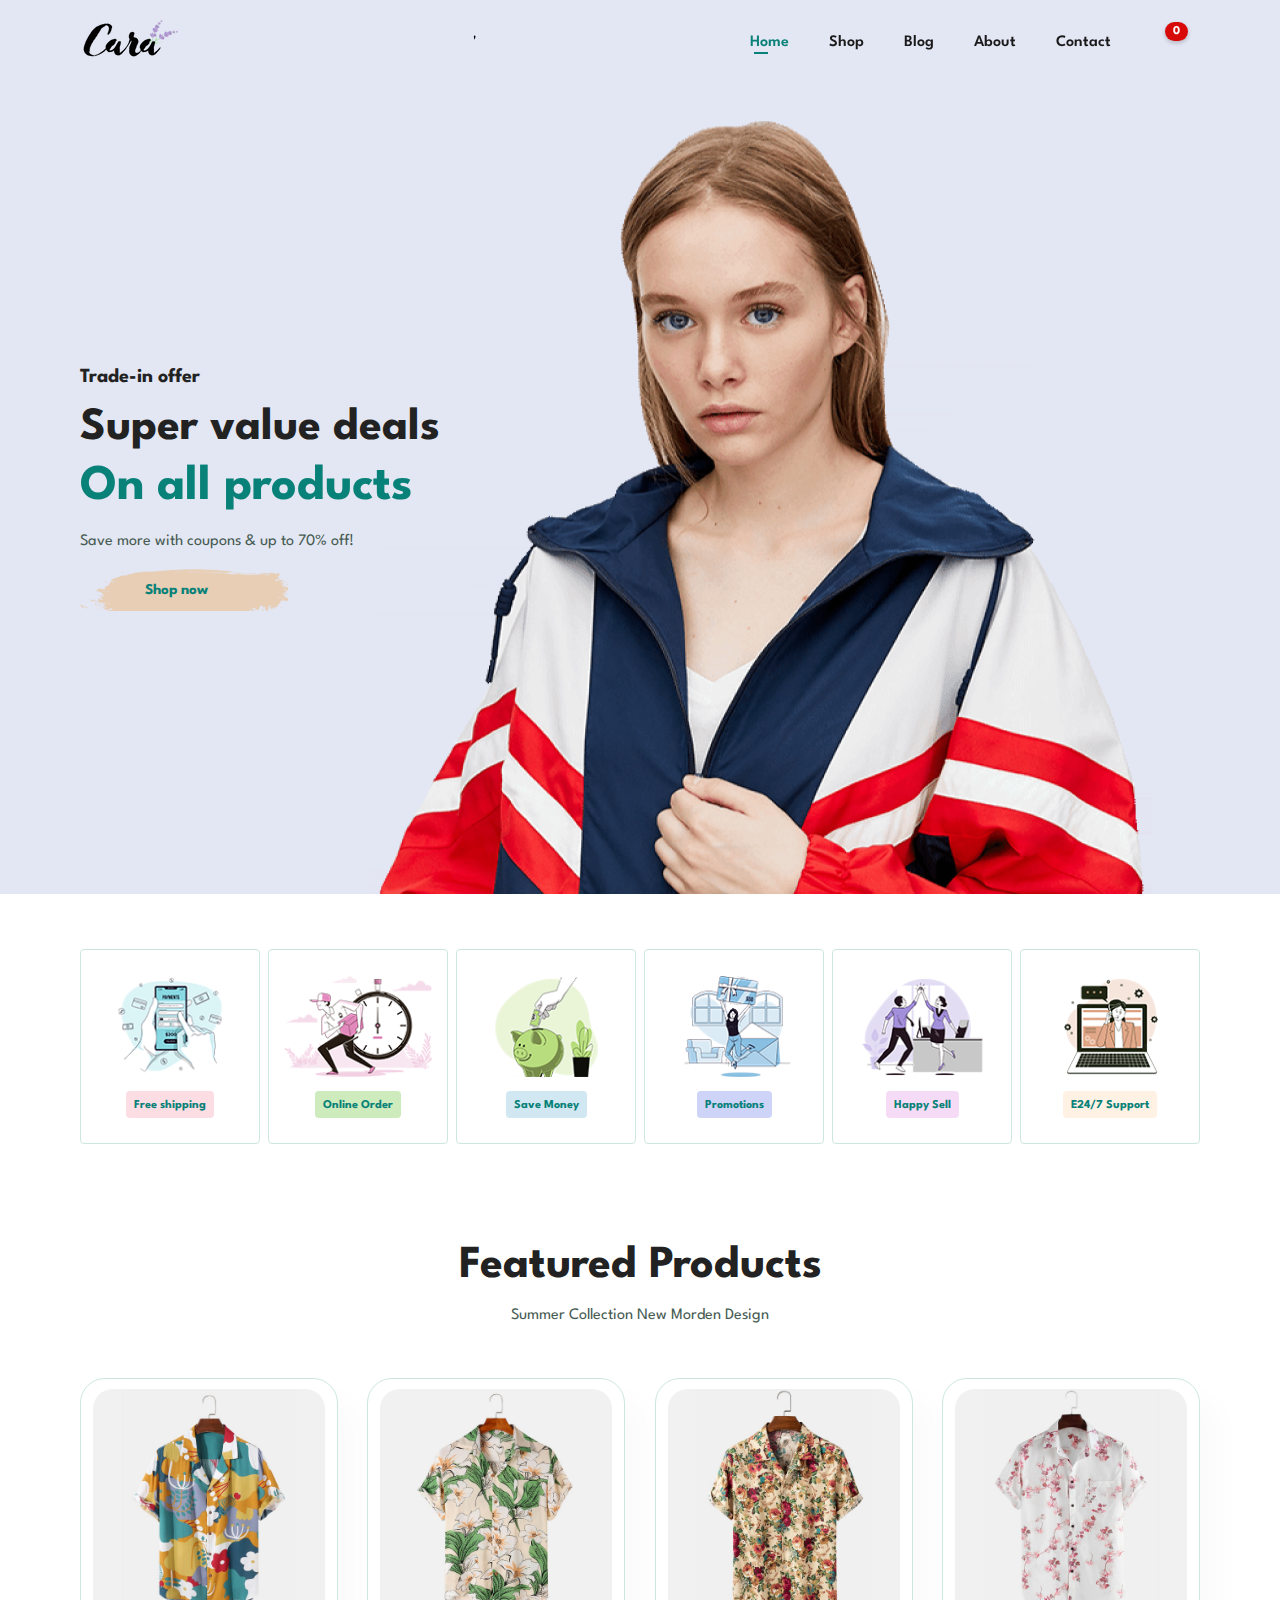
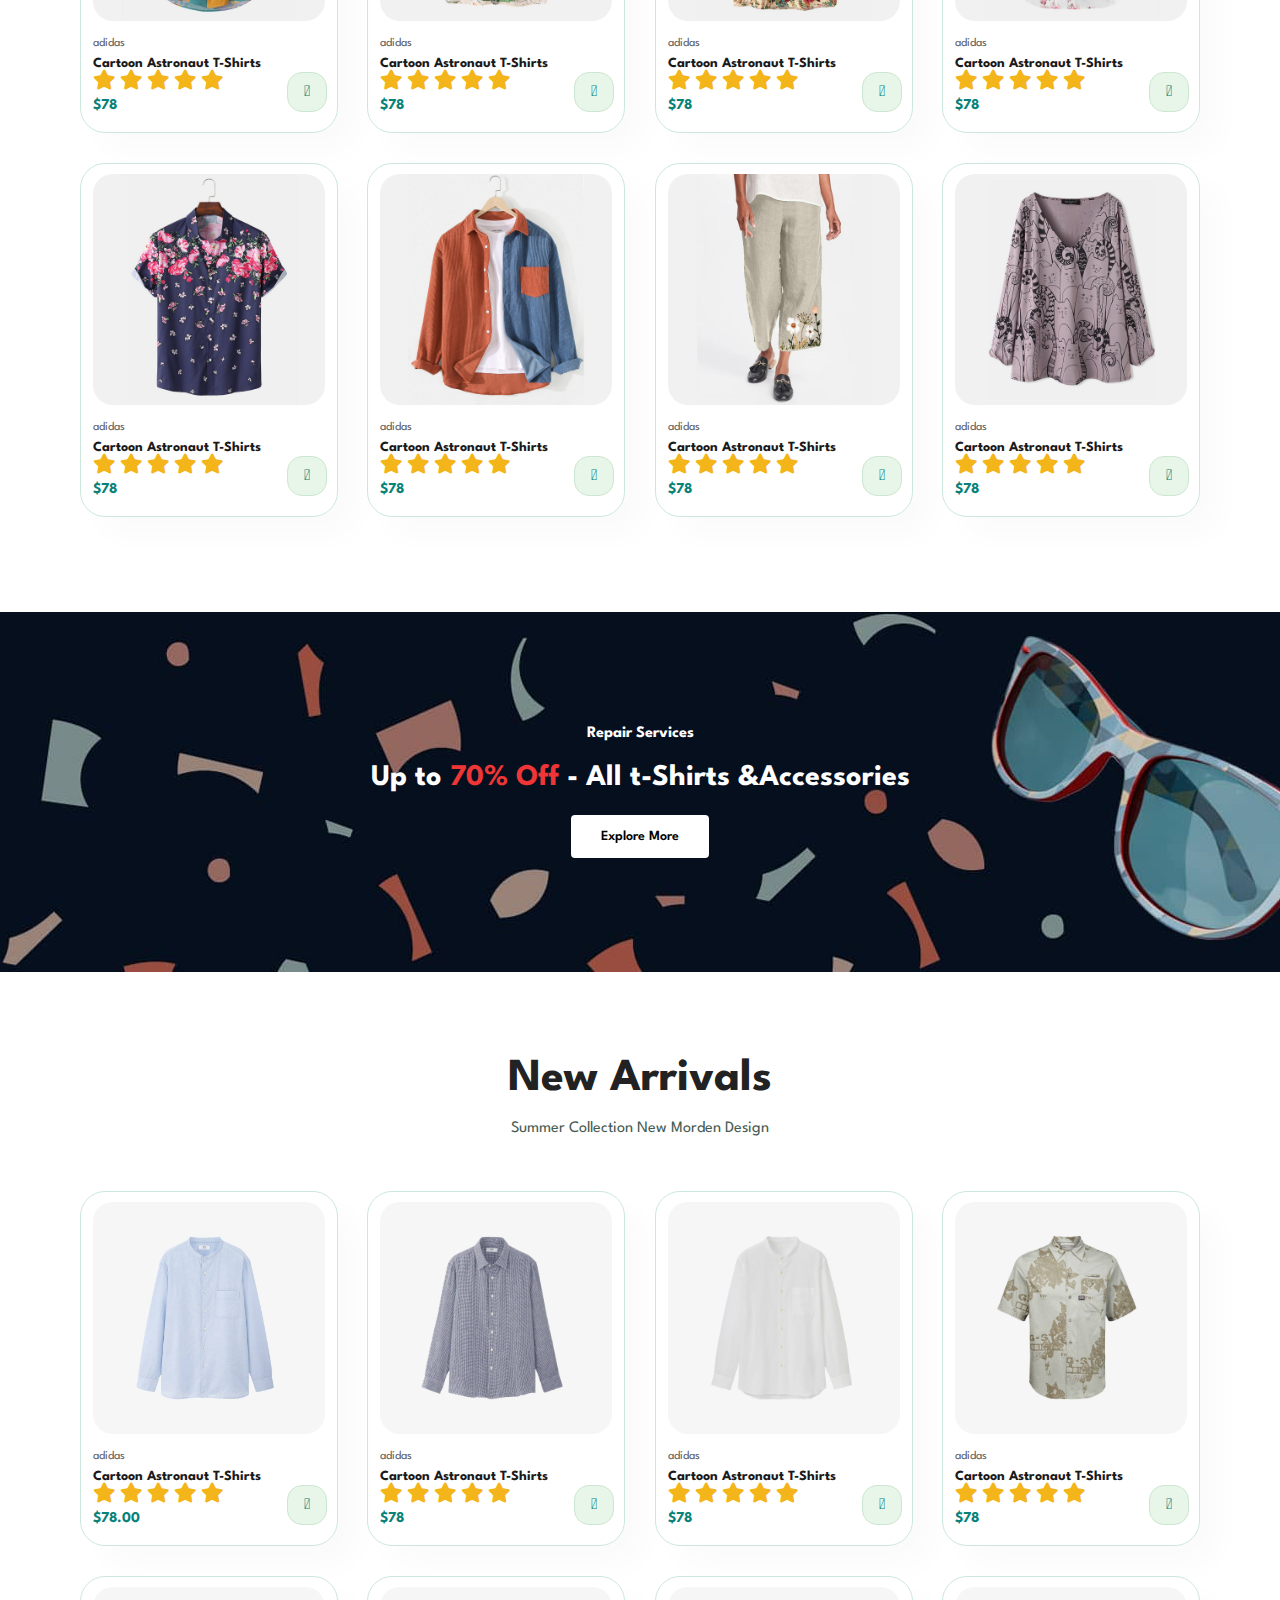
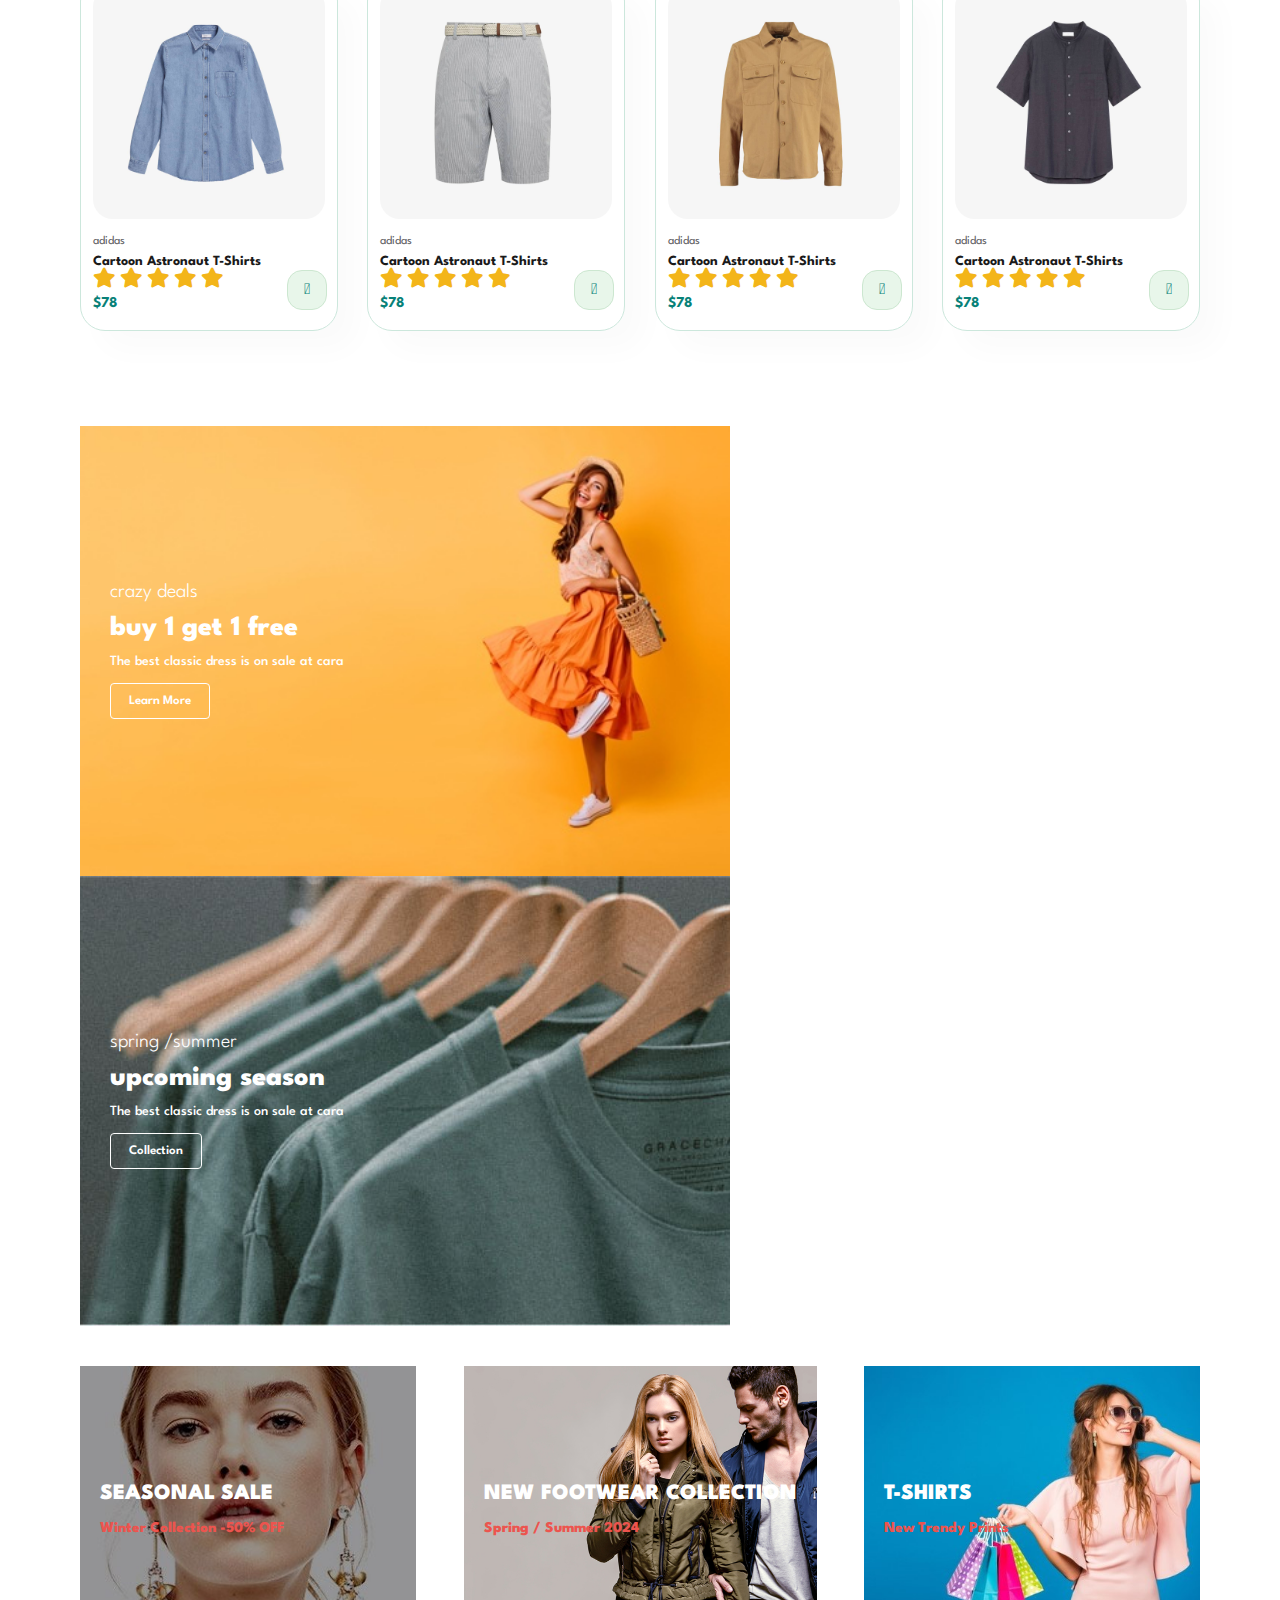
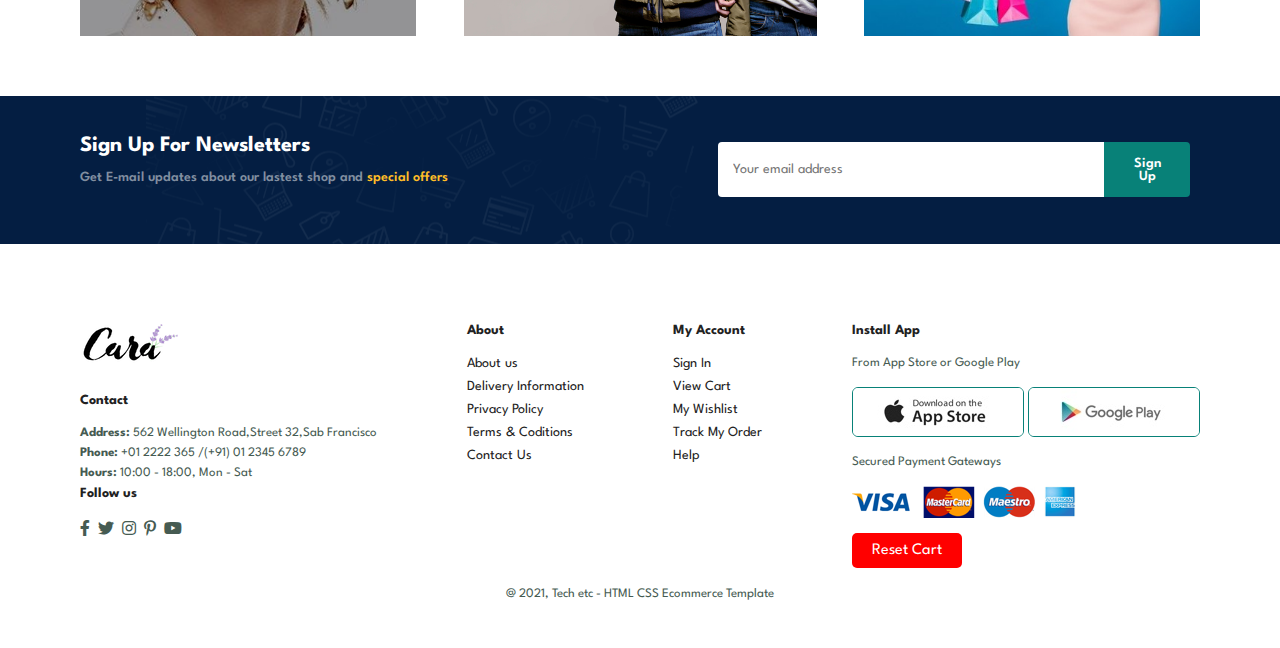
<file: index.html>
<!DOCTYPE html>
<html lang="en">
<head>
    <meta charset="UTF-8">
    <meta name="viewport" content="width=device-width, initial-scale=1.0">
    <meta http-equiv="X-UA-Compatible" content="ie=edge">
    <title>Fashion Website - Home Page</title>
    <link rel="stylesheet" href="https://pro.fontawesome.com/releases/v5.15.4/css/all.css"></link>
    <link rel="stylesheet" href="style.css">
</head>
<body>
    <section id="header">
        <a href="#"><img src="img/logo.png" class="logo" alt=""></a>'
        <div>
            <ul id="navbar">
                <li><a class="active" href="index.html">Home</a></li>
                <li><a href="shop.html">Shop</a></li>
                <li><a href="blog.html">Blog</a></li>
                <li><a href="about.html">About</a></li>
                <li><a href="contact.html">Contact</a></li>
                <li id="lg-bag">
                    <a href="cart.html">
                        <i class="far fa-shopping-bag"></i>
                        <span id="cart-count">0</span>
                    </a>
                </li>
                
                <a href="" id="close"><i class="far fa-times"></i></a>
            </ul>
        </div>
        <div id="mobile">
            <a href="cart.html">
                <i class="far fa-shopping-bag"></i>
                <span id="mobile-cart-count">0</span> <!-- Cart count display for mobile -->
            </a>
            <i id="bar" class="fas fa-outdent"></i>
        </div>        
    </section>
    <section id="hero">
        <h4>Trade-in offer</h4>
        <h2>Super value deals</h2>
        <h1>On all products</h1>
        <p>Save more with coupons & up to 70% off!</p>
        <button>Shop now</button>
    </section>
    <section id="feature" class="section-p1">
        <div class="fe-box">
            <img src="img/features/f1.png" alt="">
            <h6>Free shipping</h6>
        </div>
        <div class="fe-box">
            <img src="img/features/f2.png" alt="">
            <h6>Online Order</h6>
        </div>
        <div class="fe-box">
            <img src="img/features/f3.png" alt="">
            <h6>Save Money</h6>
        </div>
        <div class="fe-box">
            <img src="img/features/f4.png" alt="">
            <h6>Promotions</h6>
        </div>
        <div class="fe-box">
            <img src="img/features/f5.png" alt="">
            <h6>Happy Sell</h6>
        </div>
        <div class="fe-box">
            <img src="img/features/f6.png" alt="">
            <h6>E24/7 Support</h6>
        </div>
    </section>
    <section id="product1" class="section-p1">
        <h2>Featured Products</h2>
        <p>Summer Collection New Morden Design</p>
        <div class="pro-container">
            <div class="pro" data-id="1" data-name="Cartoon Astronaut T-Shirts" data-price="78.00" data-image="img/products/f1.jpg">
                <img src="img/products/f1.jpg" alt="">
                <div class="des">
                    <span>adidas</span>
                    <h5>Cartoon Astronaut T-Shirts</h5>
                    <div class="star">
                        <i class="fas fa-star"></i>
                        <i class="fas fa-star"></i>
                        <i class="fas fa-star"></i>
                        <i class="fas fa-star"></i>
                        <i class="fas fa-star"></i>
                    </div>
                    <h4>$78</h4>
                </div>
                <a href="#"> <i class=" fal fa-shopping-cart cart"></i></a>
            </div>
            <div class="pro" data-id="2" data-name="Cartoon Astronaut T-Shirts" data-price="$78.00" data-image="img/products/f2.jpg">
                <img src="img/products/f2.jpg" alt="" >
                <div class="des">
                    <span>adidas</span>
                    <h5>Cartoon Astronaut T-Shirts</h5>
                    <div class="star">
                        <i class="fas fa-star"></i>
                        <i class="fas fa-star"></i>
                        <i class="fas fa-star"></i>
                        <i class="fas fa-star"></i>
                        <i class="fas fa-star"></i>
                    </div>
                    <h4>$78</h4>
                </div>
                <a href="#"> <i class=" fal fa-shopping-cart cart"></i></a>
            </div>
            <div class="pro" data-id="3" data-name="Cartoon Astronaut T-Shirts" data-price="78.00" data-image="img/products/f3.jpg">
                <img src="img/products/f3.jpg" alt="">
                <div class="des">
                    <span>adidas</span>
                    <h5>Cartoon Astronaut T-Shirts</h5>
                    <div class="star">
                        <i class="fas fa-star"></i>
                        <i class="fas fa-star"></i>
                        <i class="fas fa-star"></i>
                        <i class="fas fa-star"></i>
                        <i class="fas fa-star"></i>
                    </div>
                    <h4>$78</h4>
                </div>
                <a href="#"> <i class=" fal fa-shopping-cart cart"></i></a>
            </div>
            <div class="pro" data-id="4" data-name="Cartoon Astronaut T-Shirts" data-price="78.00" data-image="img/products/f4.jpg">
                <img src="img/products/f4.jpg" alt="">
                <div class="des">
                    <span>adidas</span>
                    <h5>Cartoon Astronaut T-Shirts</h5>
                    <div class="star">
                        <i class="fas fa-star"></i>
                        <i class="fas fa-star"></i>
                        <i class="fas fa-star"></i>
                        <i class="fas fa-star"></i>
                        <i class="fas fa-star"></i>
                    </div>
                    <h4>$78</h4>
                </div>
                <a href="#"> <i class=" fal fa-shopping-cart cart"></i></a>
            </div>
            <div class="pro" data-id="5" data-name="Cartoon Astronaut T-Shirts" data-price="78.00" data-image="img/products/f5.jpg">
                <img src="img/products/f5.jpg" alt="">
                <div class="des">
                    <span>adidas</span>
                    <h5>Cartoon Astronaut T-Shirts</h5>
                    <div class="star">
                        <i class="fas fa-star"></i>
                        <i class="fas fa-star"></i>
                        <i class="fas fa-star"></i>
                        <i class="fas fa-star"></i>
                        <i class="fas fa-star"></i>
                    </div>
                    <h4>$78</h4>
                </div>
                <a href="#"> <i class=" fal fa-shopping-cart cart"></i></a>
            </div>
            <div class="pro" data-id="6" data-name="Cartoon Astronaut T-Shirts" data-price="78.00" data-image="img/products/f6.jpg">
                <img src="img/products/f6.jpg" alt="">
                <div class="des">
                    <span>adidas</span>
                    <h5>Cartoon Astronaut T-Shirts</h5>
                    <div class="star">
                        <i class="fas fa-star"></i>
                        <i class="fas fa-star"></i>
                        <i class="fas fa-star"></i>
                        <i class="fas fa-star"></i>
                        <i class="fas fa-star"></i>
                    </div>
                    <h4>$78</h4>
                </div>
                <a href="#"> <i class=" fal fa-shopping-cart cart"></i></a>
            </div>
            <div class="pro" data-id="7" data-name="Cartoon Astronaut T-Shirts" data-price="78.00" data-image="img/products/f7.jpg">
                <img src="img/products/f7.jpg" alt="">
                <div class="des">
                    <span>adidas</span>
                    <h5>Cartoon Astronaut T-Shirts</h5>
                    <div class="star">
                        <i class="fas fa-star"></i>
                        <i class="fas fa-star"></i>
                        <i class="fas fa-star"></i>
                        <i class="fas fa-star"></i>
                        <i class="fas fa-star"></i>
                    </div>
                    <h4>$78</h4>
                </div>
                <a href="#"> <i class=" fal fa-shopping-cart cart"></i></a>
            </div>
            <div class="pro" data-id="8" data-name="Cartoon Astronaut T-Shirts" data-price="78.00" data-image="img/products/f8.jpg">
                <img src="img/products/f8.jpg" alt="">
                <div class="des">
                    <span>adidas</span>
                    <h5>Cartoon Astronaut T-Shirts</h5>
                    <div class="star">
                        <i class="fas fa-star"></i>
                        <i class="fas fa-star"></i>
                        <i class="fas fa-star"></i>
                        <i class="fas fa-star"></i>
                        <i class="fas fa-star"></i>
                    </div>
                    <h4>$78</h4>
                </div>
                <a href="#"> <i class=" fal fa-shopping-cart cart"></i></a>
            </div>
        </div>
    </section>
    <section id="banner" class="section-m1">
        <h4>Repair Services</h4>
        <h2>Up to <span>70% Off</span> - All t-Shirts &Accessories</h2>
        <button class="normal">Explore More</button>
    </section>
    <section id="product1"class="section-p1">
        <h2>New Arrivals</h2>
        <p>Summer Collection New Morden Design</p>
        <div class="pro-container">
            <div class="pro" data-id="9" data-name="Cartoon Astronaut T-Shirts" data-price="78.00" data-image="img/products/n1.jpg">
                <img src="img/products/n1.jpg" alt="">
                <div class="des">
                    <span>adidas</span>
                    <h5>Cartoon Astronaut T-Shirts</h5>
                    <div class="star">
                        <i class="fas fa-star"></i>
                        <i class="fas fa-star"></i>
                        <i class="fas fa-star"></i>
                        <i class="fas fa-star"></i>
                        <i class="fas fa-star"></i>
                    </div>
                    <h4>$78.00</h4>
                </div>
                <a href="#"> <i class=" fal fa-shopping-cart cart"></i></a>
            </div>
            <div class="pro" data-id="10" data-name="Cartoon Astronaut T-Shirts" data-price="78.00" data-image="img/products/n2.jpg">
                <img src="img/products/n2.jpg" alt="">
                <div class="des">
                    <span>adidas</span>
                    <h5>Cartoon Astronaut T-Shirts</h5>
                    <div class="star">
                        <i class="fas fa-star"></i>
                        <i class="fas fa-star"></i>
                        <i class="fas fa-star"></i>
                        <i class="fas fa-star"></i>
                        <i class="fas fa-star"></i>
                    </div>
                    <h4>$78</h4>
                </div>
                <a href="#"> <i class=" fal fa-shopping-cart cart"></i></a>
            </div>
            <div class="pro" data-id="11" data-name="Cartoon Astronaut T-Shirts" data-price="78.00" data-image="img/products/n3.jpg">
                <img src="img/products/n3.jpg" alt="">
                <div class="des">
                    <span>adidas</span>
                    <h5>Cartoon Astronaut T-Shirts</h5>
                    <div class="star">
                        <i class="fas fa-star"></i>
                        <i class="fas fa-star"></i>
                        <i class="fas fa-star"></i>
                        <i class="fas fa-star"></i>
                        <i class="fas fa-star"></i>
                    </div>
                    <h4>$78</h4>
                </div>
                <a href="#"> <i class=" fal fa-shopping-cart cart"></i></a>
            </div>
            <div class="pro" data-id="12" data-name="Cartoon Astronaut T-Shirts" data-price="78.00" data-image="img/products/n4.jpg">
                <img src="img/products/n4.jpg" alt="">
                <div class="des">
                    <span>adidas</span>
                    <h5>Cartoon Astronaut T-Shirts</h5>
                    <div class="star">
                        <i class="fas fa-star"></i>
                        <i class="fas fa-star"></i>
                        <i class="fas fa-star"></i>
                        <i class="fas fa-star"></i>
                        <i class="fas fa-star"></i>
                    </div>
                    <h4>$78</h4>
                </div>
                <a href="#"> <i class=" fal fa-shopping-cart cart"></i></a>
            </div>
            <div class="pro" data-id="13" data-name="Cartoon Astronaut T-Shirts" data-price="78.00" data-image="img/products/n5.jpg">
                <img src="img/products/n5.jpg" alt="">
                <div class="des">
                    <span>adidas</span>
                    <h5>Cartoon Astronaut T-Shirts</h5>
                    <div class="star">
                        <i class="fas fa-star"></i>
                        <i class="fas fa-star"></i>
                        <i class="fas fa-star"></i>
                        <i class="fas fa-star"></i>
                        <i class="fas fa-star"></i>
                    </div>
                    <h4>$78</h4>
                </div>
                <a href="#"> <i class=" fal fa-shopping-cart cart"></i></a>
            </div> 
            <div class="pro" data-id="14" data-name="Cartoon Astronaut T-Shirts" data-price="78.00" data-image="img/products/n6.jpg">
                <img src="img/products/n6.jpg" alt="">
                <div class="des">
                    <span>adidas</span>
                    <h5>Cartoon Astronaut T-Shirts</h5>
                    <div class="star">
                        <i class="fas fa-star"></i>
                        <i class="fas fa-star"></i>
                        <i class="fas fa-star"></i>
                        <i class="fas fa-star"></i>
                        <i class="fas fa-star"></i>
                    </div>
                    <h4>$78</h4>
                </div>
                <a href="#"> <i class=" fal fa-shopping-cart cart"></i></a>
            </div>
            <div class="pro" data-id="15" data-name="Cartoon Astronaut T-Shirts" data-price="78.00" data-image="img/products/n7.jpg">
                <img src="img/products/n7.jpg" alt="">
                <div class="des">
                    <span>adidas</span>
                    <h5>Cartoon Astronaut T-Shirts</h5>
                    <div class="star">
                        <i class="fas fa-star"></i>
                        <i class="fas fa-star"></i>
                        <i class="fas fa-star"></i>
                        <i class="fas fa-star"></i>
                        <i class="fas fa-star"></i>
                    </div>
                    <h4>$78</h4>
                </div>
                <a href="#"> <i class=" fal fa-shopping-cart cart"></i></a>
            </div>
            <div class="pro" data-id="16" data-name="Cartoon Astronaut T-Shirts" data-price="78.00" data-image="img/products/n8.jpg">
                <img src="img/products/n8.jpg" alt="">
                <div class="des">
                    <span>adidas</span>
                    <h5>Cartoon Astronaut T-Shirts</h5>
                    <div class="star">
                        <i class="fas fa-star"></i>
                        <i class="fas fa-star"></i>
                        <i class="fas fa-star"></i>
                        <i class="fas fa-star"></i>
                        <i class="fas fa-star"></i>
                    </div>
                    <h4>$78</h4>
                </div>
                <a href="#"> <i class=" fal fa-shopping-cart cart"></i></a>
            </div>
        </div>
    </section>
    <section id="sm-banner" class="section-p1">
        <div class="banner-box">
            <h4>crazy deals</h4>
            <h2>buy 1 get 1 free</h2>
            <span>The best classic dress is on sale at cara</span>
            <button class="white">Learn More</button>
        </div>
        <div class="banner-box banner-box2">
            <h4>spring /summer</h4>
            <h2>upcoming season</h2>
            <span>The best classic dress is on sale at cara</span>
            <button class="white">Collection</button>
        </div>
    </section>
    <section id="banner3">
        <div class="banner-box">
            <h2>SEASONAL SALE</h2>
            <h3>Winter Collection -50% OFF</h3>
        </div>
        <div class="banner-box banner-box2">
            <h2>NEW FOOTWEAR COLLECTION</h2>
            <h3>Spring / Summer 2024</h3>
        </div>
        <div class="banner-box banner-box3">
            <h2>T-SHIRTS</h2>
            <h3>New Trendy Prints</h3>
        </div>
    </section>
    <section id="newsletter" class="section-p1 section-m1">
        <div class="newstext" >
            <h4>Sign Up For Newsletters</h4>
            <p>Get E-mail updates about our lastest shop and <span>special offers</span></p>
        </div>
        <div class="form">
            <input type="text" placeholder="Your email address">
            <button class="normal">Sign Up</button>
        </div>
    </section>
    <footer class="section-p1">
        <div class="col">
            <img class="logo" src="img/logo.png" alt="">
            <h4>Contact</h4>
            <p><strong>Address:</strong> 562 Wellington Road,Street 32,Sab Francisco</p>
            <p><strong>Phone:</strong> +01 2222 365 /(+91) 01 2345 6789</p>
            <p><strong>Hours:</strong> 10:00 - 18:00, Mon - Sat</p>
            <div class="follow">
                <h4>Follow us</h4>
                <div class="icon">
                    <i class="fab fa-facebook-f"></i>
                    <i class="fab fa-twitter"></i>
                    <i class="fab fa-instagram"></i>
                    <i class="fab fa-pinterest-p"></i>
                    <i class="fab fa-youtube"></i>
                </div>
            </div>
        </div>
        <div class="col">
            <h4>About</h4>
            <a href="#">About us</a>
            <a href="#">Delivery Information</a>
            <a href="#">Privacy Policy</a>
            <a href="#">Terms & Coditions</a>
            <a href="#">Contact Us</a>
        </div>
        <div class="col">
            <h4>My Account</h4>
            <a href="#">Sign In</a>
            <a href="#">View Cart</a>
            <a href="#">My Wishlist</a>
            <a href="#">Track My Order</a>
            <a href="#">Help</a>
        </div>
        <div class="col install">
            <h4>Install App</h4>
            <p>From App Store or Google Play</p>
            <div class="row">
                <img src="img/pay/app.jpg" alt="">
                <img src="img/pay/play.jpg" alt="">
            </div>
            <p>Secured Payment Gateways</p>
            <img src="img/pay/pay.png" alt="">
            <button id="reset-cart">Reset Cart</button>
        </div>
        <div class="copyright">
            <p>@ 2021, Tech etc - HTML CSS Ecommerce Template</p>
        </div>
    </footer>
    <script src="script.js"></script>
</body>
</html>
</file>
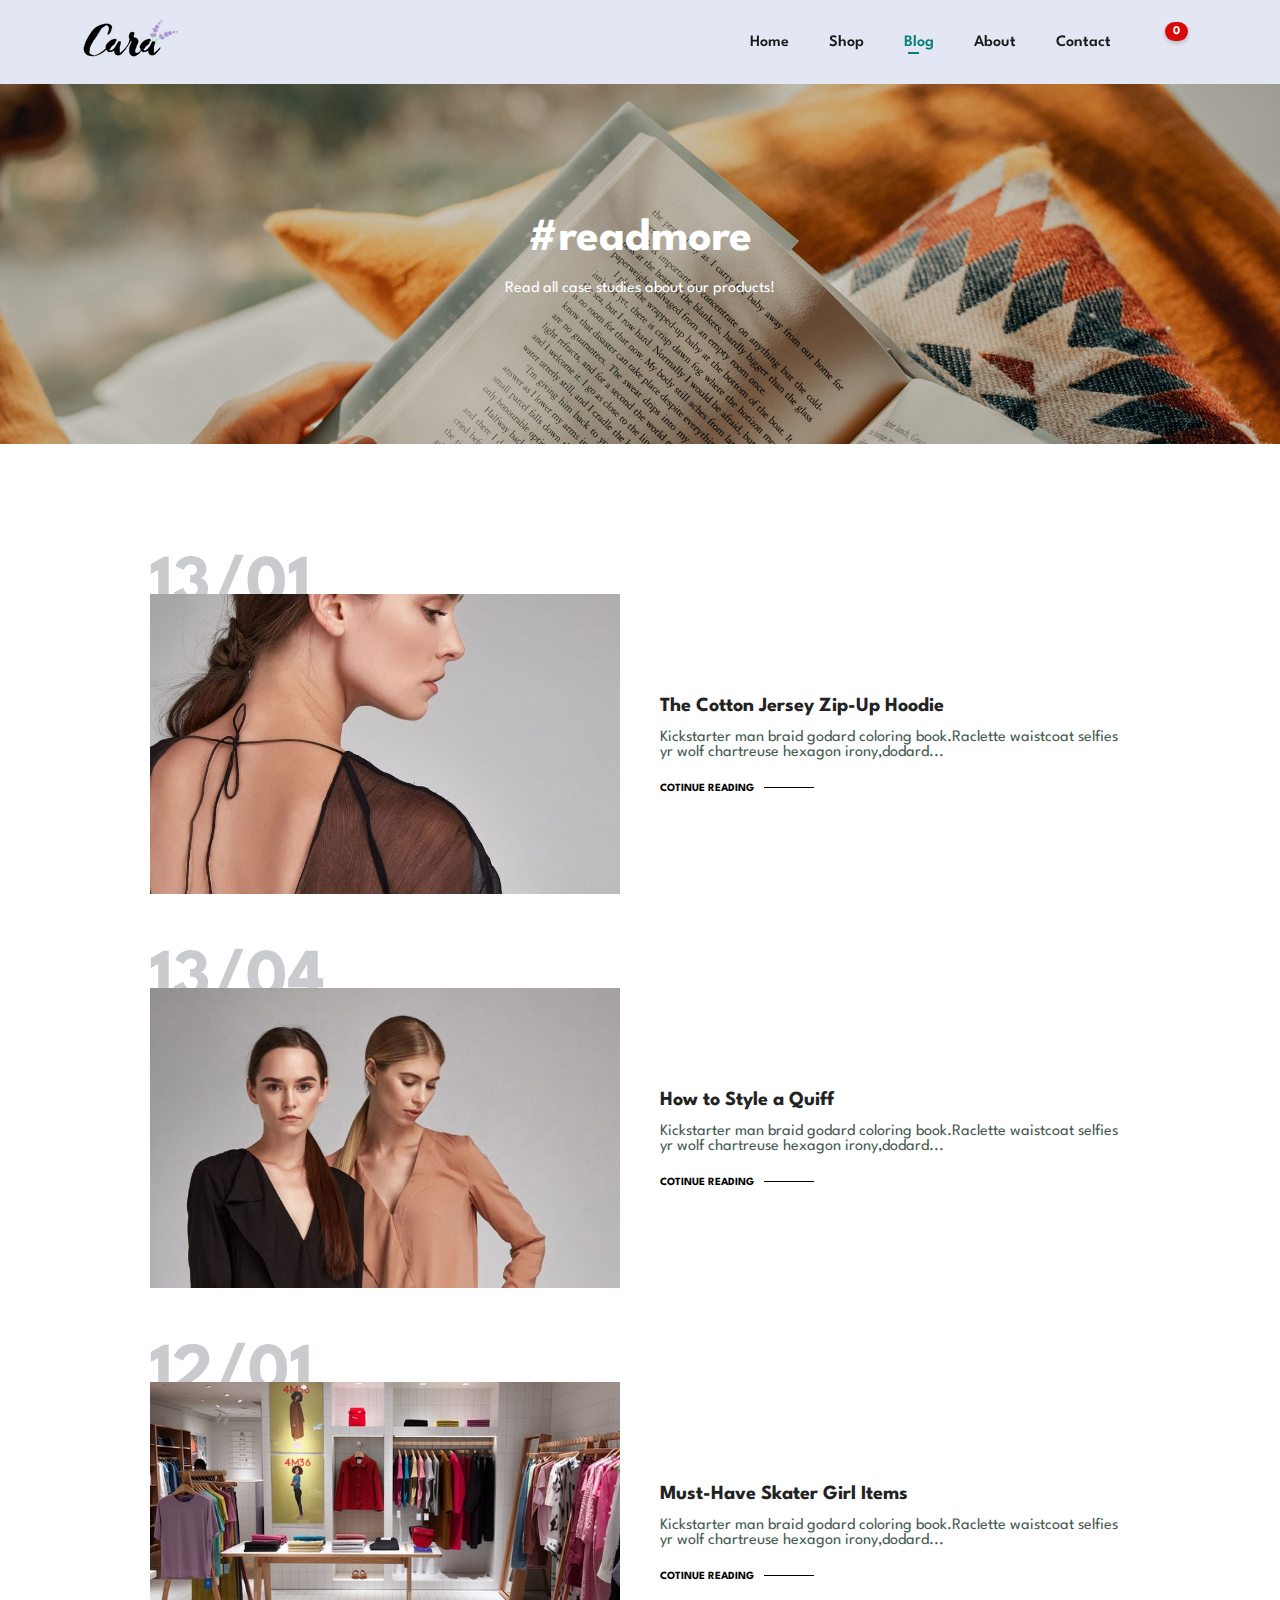
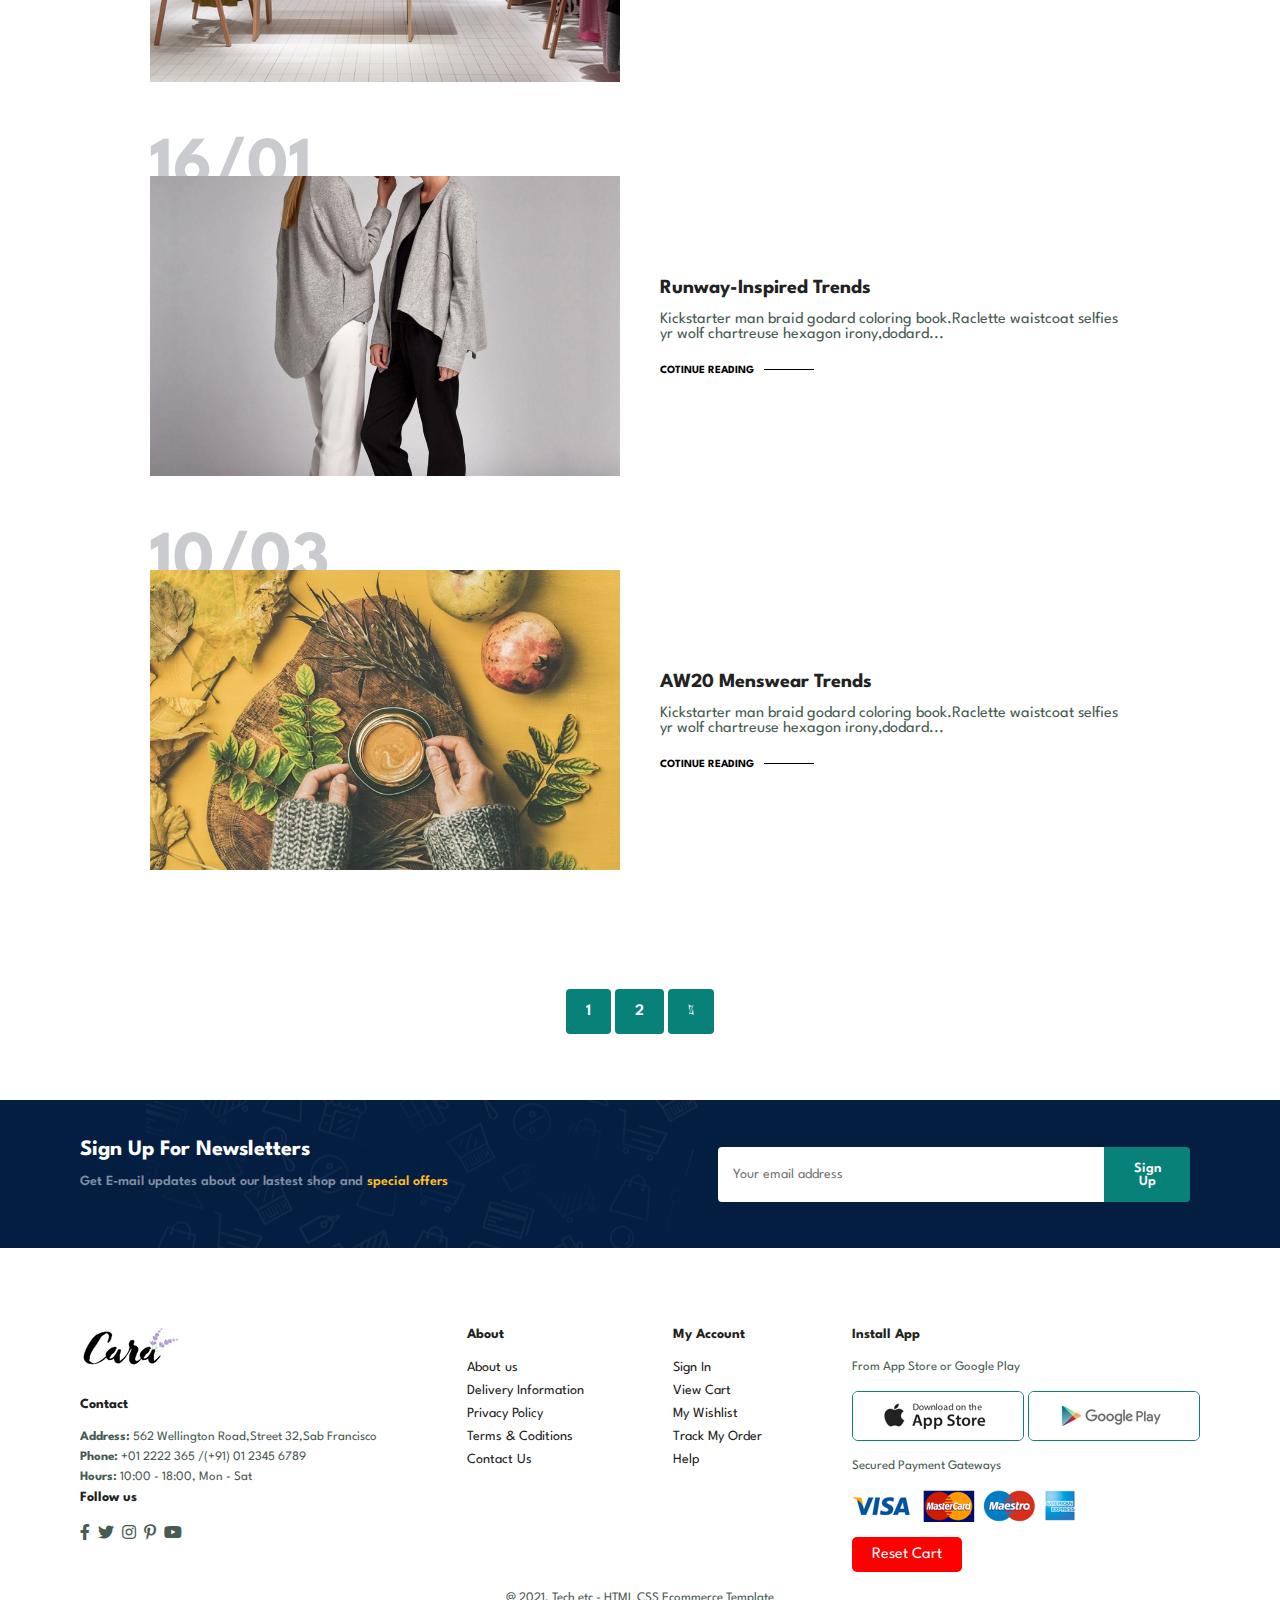
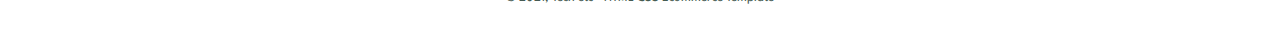
<file: blog.html>
<!DOCTYPE html>
<html lang="en">
<head>
    <meta charset="UTF-8">
    <meta name="viewport" content="width=device-width, initial-scale=1.0">
    <meta http-equiv="X-UA-Compatible" content="ie=edge">
    <title>Fashion Website - Blog Page</title>
    <link rel="stylesheet" href="https://pro.fontawesome.com/releases/v5.15.4/css/all.css"></link>
    <link rel="stylesheet" href="style.css">
</head>
<body>
    <section id="header">
        <a href="#"><img src="img/logo.png" class="logo" alt="Logo"></a>
        <div>
            <ul id="navbar">
                <li><a href="index.html">Home</a></li>
                <li><a href="shop.html">Shop</a></li>
                <li><a  class="active" href="blog.html">Blog</a></li>
                <li><a href="about.html">About</a></li>
                <li><a href="contact.html">Contact</a></li>
                <li id="lg-bag">
                    <a href="cart.html">
                        <i class="far fa-shopping-bag"></i>
                        <span id="cart-count">0</span>
                    </a>
                </li>
                <a href="" id="close"><i class="far fa-times"></i></a>
            </ul>
        </div>
        <div id="mobile">
            <a href="cart.html">
                <i class="far fa-shopping-bag"></i>
                <span id="mobile-cart-count">0</span> <!-- Cart count display for mobile -->
            </a>
            <i id="bar" class="fas fa-outdent"></i>
        </div>
    </section>
    <section id="page-header" class="blog-header">
        <h2>#readmore</h2>
        <p>Read all case studies about our products!</p>
    </section>
    <section id="blog">
        <div class="blog-box">
            <div class="blog-img">
                <img src="img/blog/b1.jpg" alt="">
            </div>
            <div class="blog-details">
                <h4>The Cotton Jersey Zip-Up Hoodie</h4>
                <p>Kickstarter man braid godard coloring book.Raclette waistcoat selfies yr wolf chartreuse hexagon irony,dodard...</p>
                <a href="#">COTINUE READING</a>
                <h1>13/01</h1>
            </div>
        </div>
        <div class="blog-box">
            <div class="blog-img">
                <img src="img/blog/b2.jpg" alt="">
            </div>
            <div class="blog-details">
                <h4>How to Style a Quiff</h4>
                <p>Kickstarter man braid godard coloring book.Raclette waistcoat selfies yr wolf chartreuse hexagon irony,dodard...</p>
                <a href="#">COTINUE READING</a>
                <h1>13/04</h1>
            </div>
        </div>
        <div class="blog-box">
            <div class="blog-img">
                <img src="img/blog/b3.jpg" alt="">
            </div>
            <div class="blog-details">
                <h4>Must-Have Skater Girl Items</h4>
                <p>Kickstarter man braid godard coloring book.Raclette waistcoat selfies yr wolf chartreuse hexagon irony,dodard...</p>
                <a href="#">COTINUE READING</a>
                <h1>12/01</h1>
            </div>
        </div>
        <div class="blog-box">
            <div class="blog-img">
                <img src="img/blog/b4.jpg" alt="">
            </div>
            <div class="blog-details">
                <h4>Runway-Inspired Trends</h4>
                <p>Kickstarter man braid godard coloring book.Raclette waistcoat selfies yr wolf chartreuse hexagon irony,dodard...</p>
                <a href="#">COTINUE READING</a>
                <h1>16/01</h1>
            </div>
        </div>
        <div class="blog-box">
            <div class="blog-img">
                <img src="img/blog/b6.jpg" alt="">
            </div>
            <div class="blog-details">
                <h4>AW20 Menswear Trends</h4>
                <p>Kickstarter man braid godard coloring book.Raclette waistcoat selfies yr wolf chartreuse hexagon irony,dodard...</p>
                <a href="#">COTINUE READING</a>
                <h1>10/03</h1>
            </div>
        </div>
    </section>
    <section id="pagination" class="section-p1">
        <a href="#">1</a>
        <a href="#">2</a>
        <a href="#"><i class="fal fa-long-arrow-alt-right"></i></a>
    </section>
    <section id="newsletter" class="section-p1 section-m1">
        <div class="newstext" >
            <h4>Sign Up For Newsletters</h4>
            <p>Get E-mail updates about our lastest shop and <span>special offers</span></p>
        </div>
        <div class="form">
            <input type="text" placeholder="Your email address">
            <button class="normal">Sign Up</button>
        </div>
    </section>
    <footer class="section-p1">
        <div class="col">
            <img class="logo" src="img/logo.png" alt="">
            <h4>Contact</h4>
            <p><strong>Address:</strong> 562 Wellington Road,Street 32,Sab Francisco</p>
            <p><strong>Phone:</strong> +01 2222 365 /(+91) 01 2345 6789</p>
            <p><strong>Hours:</strong> 10:00 - 18:00, Mon - Sat</p>
            <div class="follow">
                <h4>Follow us</h4>
                <div class="icon">
                    <i class="fab fa-facebook-f"></i>
                    <i class="fab fa-twitter"></i>
                    <i class="fab fa-instagram"></i>
                    <i class="fab fa-pinterest-p"></i>
                    <i class="fab fa-youtube"></i>
                </div>
            </div>
        </div>
        <div class="col">
            <h4>About</h4>
            <a href="#">About us</a>
            <a href="#">Delivery Information</a>
            <a href="#">Privacy Policy</a>
            <a href="#">Terms & Coditions</a>
            <a href="#">Contact Us</a>
        </div>
        <div class="col">
            <h4>My Account</h4>
            <a href="#">Sign In</a>
            <a href="#">View Cart</a>
            <a href="#">My Wishlist</a>
            <a href="#">Track My Order</a>
            <a href="#">Help</a>
        </div>
        <div class="col install">
            <h4>Install App</h4>
            <p>From App Store or Google Play</p>
            <div class="row">
                <img src="img/pay/app.jpg" alt="">
                <img src="img/pay/play.jpg" alt="">
            </div>
            <p>Secured Payment Gateways</p>
            <img src="img/pay/pay.png" alt="">
            <button id="reset-cart">Reset Cart</button>
        </div>
        <div class="copyright">
            <p>@ 2021, Tech etc - HTML CSS Ecommerce Template</p>
        </div>
    </footer>
    <script src="script.js"></script>
</body>
</html>
</file>
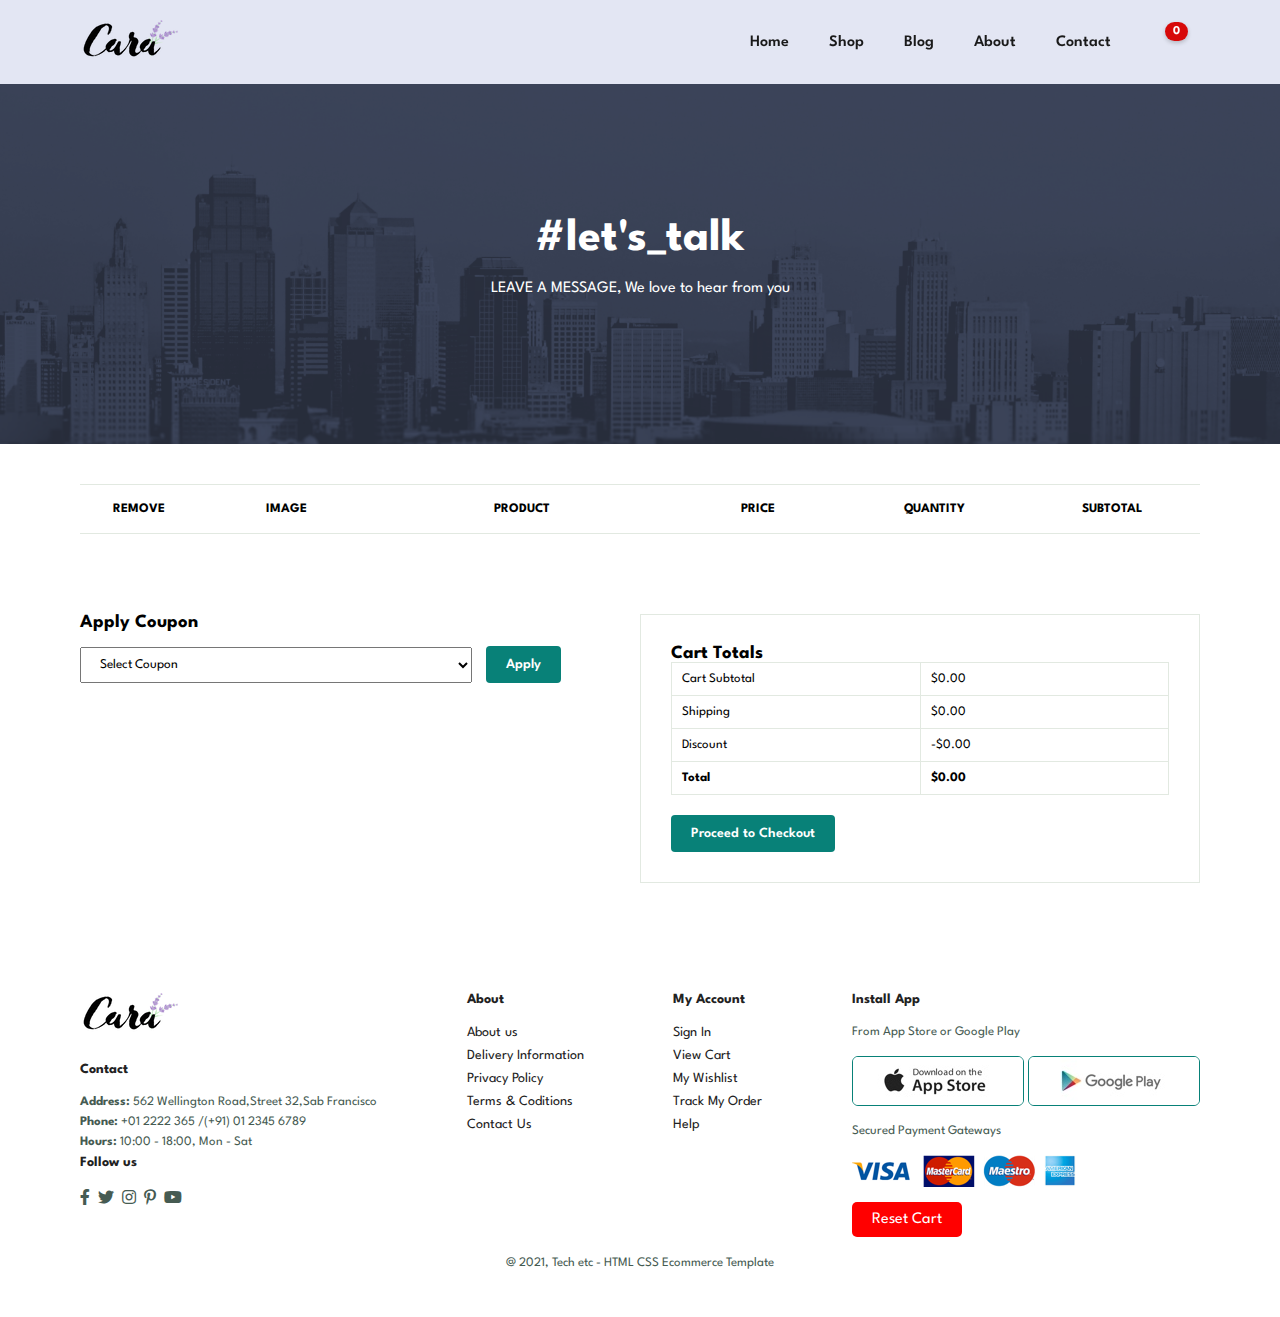
<file: cart.html>
<!DOCTYPE html>
<html lang="en">
<head>
    <meta charset="UTF-8">
    <meta name="viewport" content="width=device-width, initial-scale=1.0">
    <meta http-equiv="X-UA-Compatible" content="ie=edge">
    <title>Fashion Website - Shopping Cart</title>
    <link rel="stylesheet" href="style.css">
    <link rel="stylesheet" href="https://pro.fontawesome.com/releases/v5.15.4/css/all.css">
</head>
<body>
    <section id="header">
        <a href="#"><img src="img/logo.png" class="logo" alt="Logo"></a>
        <div>
            <ul id="navbar">
                <li><a href="index.html">Home</a></li>
                <li><a href="shop.html">Shop</a></li>
                <li><a href="blog.html">Blog</a></li>
                <li><a href="about.html">About</a></li>
                <li><a href="contact.html">Contact</a></li>
                <li id="lg-bag">
                    <a href="cart.html">
                        <i class="far fa-shopping-bag"></i>
                        <span id="cart-count">0</span>
                    </a>
                </li>
                <a href="" id="close"><i class="far fa-times"></i></a>
            </ul>
        </div>
        <div id="mobile">
            <a href="cart.html">
                <i class="far fa-shopping-bag"></i>
                <span id="mobile-cart-count">0</span> <!-- Cart count display for mobile -->
            </a>
            <i id="bar" class="fas fa-outdent"></i>
        </div>
    </section>
    
    <section id="page-header" class="about-header">
        <h2>#let's_talk</h2>
        <p>LEAVE A MESSAGE, We love to hear from you</p>
    </section>
    
    <section id="cart" class="section-p1">
        <table width="100%">
            <thead>
                <tr>
                    <td>Remove</td>
                    <td>Image</td>
                    <td>Product</td>
                    <td>Price</td>
                    <td>Quantity</td>
                    <td>Subtotal</td>
                </tr>
            </thead>
            <tbody id="cart-items">
                <!-- Cart items will be dynamically injected here by JavaScript -->
            </tbody>
        </table>
    </section>
    
    <section id="cart-add" class="section-p1">
        <div id="coupon">
            <h3>Apply Coupon</h3>
            <div>
                <select id="coupon-select">
                    <option value="" data-discount="0" data-percent="0">Select Coupon</option>
                    <option value="coupon5" data-discount="5">Coupon for $5 off</option>
                    <option value="coupon10" data-discount="10">Coupon for $10 off</option>
                    <option value="coupon20" data-discount="20">Coupon for $20 off</option>
                    <option value="coupon10percent" data-percent="10">10% off for orders over $500</option>
                </select>
                
                <button id="apply-coupon" class="normal">Apply</button>
            </div>
        </div>
        <div id="subtotal">
            <h3>Cart Totals</h3>
            <table>
                <tr>
                    <td>Cart Subtotal</td>
                    <td id="cart-subtotal">$0.00</td>
                </tr>
                <tr>
                    <td>Shipping</td>
                    <td id="shipping-fee">$0.00</td>
                </tr>
                <tr>
                    <td>Discount</td>
                    <td id="coupon-discount">$0.00</td>
                </tr>
                <tr>
                    <td><strong>Total</strong></td>
                    <td><strong id="cart-total">$0.00</strong></td>
                </tr>
            </table>
            <button class="normal"><a href="checkout.html" style="text-decoration: none;color: #fff;">Proceed to Checkout</a></button>
        </div>
    </section>
    
    <footer class="section-p1">
        <div class="col">
            <img class="logo" src="img/logo.png" alt="">
            <h4>Contact</h4>
            <p><strong>Address:</strong> 562 Wellington Road,Street 32,Sab Francisco</p>
            <p><strong>Phone:</strong> +01 2222 365 /(+91) 01 2345 6789</p>
            <p><strong>Hours:</strong> 10:00 - 18:00, Mon - Sat</p>
            <div class="follow">
                <h4>Follow us</h4>
                <div class="icon">
                    <i class="fab fa-facebook-f"></i>
                    <i class="fab fa-twitter"></i>
                    <i class="fab fa-instagram"></i>
                    <i class="fab fa-pinterest-p"></i>
                    <i class="fab fa-youtube"></i>
                </div>
            </div>
        </div>
        <div class="col">
            <h4>About</h4>
            <a href="#">About us</a>
            <a href="#">Delivery Information</a>
            <a href="#">Privacy Policy</a>
            <a href="#">Terms & Coditions</a>
            <a href="#">Contact Us</a>
        </div>
        <div class="col">
            <h4>My Account</h4>
            <a href="#">Sign In</a>
            <a href="#">View Cart</a>
            <a href="#">My Wishlist</a>
            <a href="#">Track My Order</a>
            <a href="#">Help</a>
        </div>
        <div class="col install">
            <h4>Install App</h4>
            <p>From App Store or Google Play</p>
            <div class="row">
                <img src="img/pay/app.jpg" alt="">
                <img src="img/pay/play.jpg" alt="">
            </div>
            <p>Secured Payment Gateways</p>
            <img src="img/pay/pay.png" alt="">
            <button id="reset-cart">Reset Cart</button>
        </div>
        <div class="copyright">
            <p>@ 2021, Tech etc - HTML CSS Ecommerce Template</p>
        </div>
    </footer>
    
    <script src="script.js"></script>
</body>
</html>
</file>
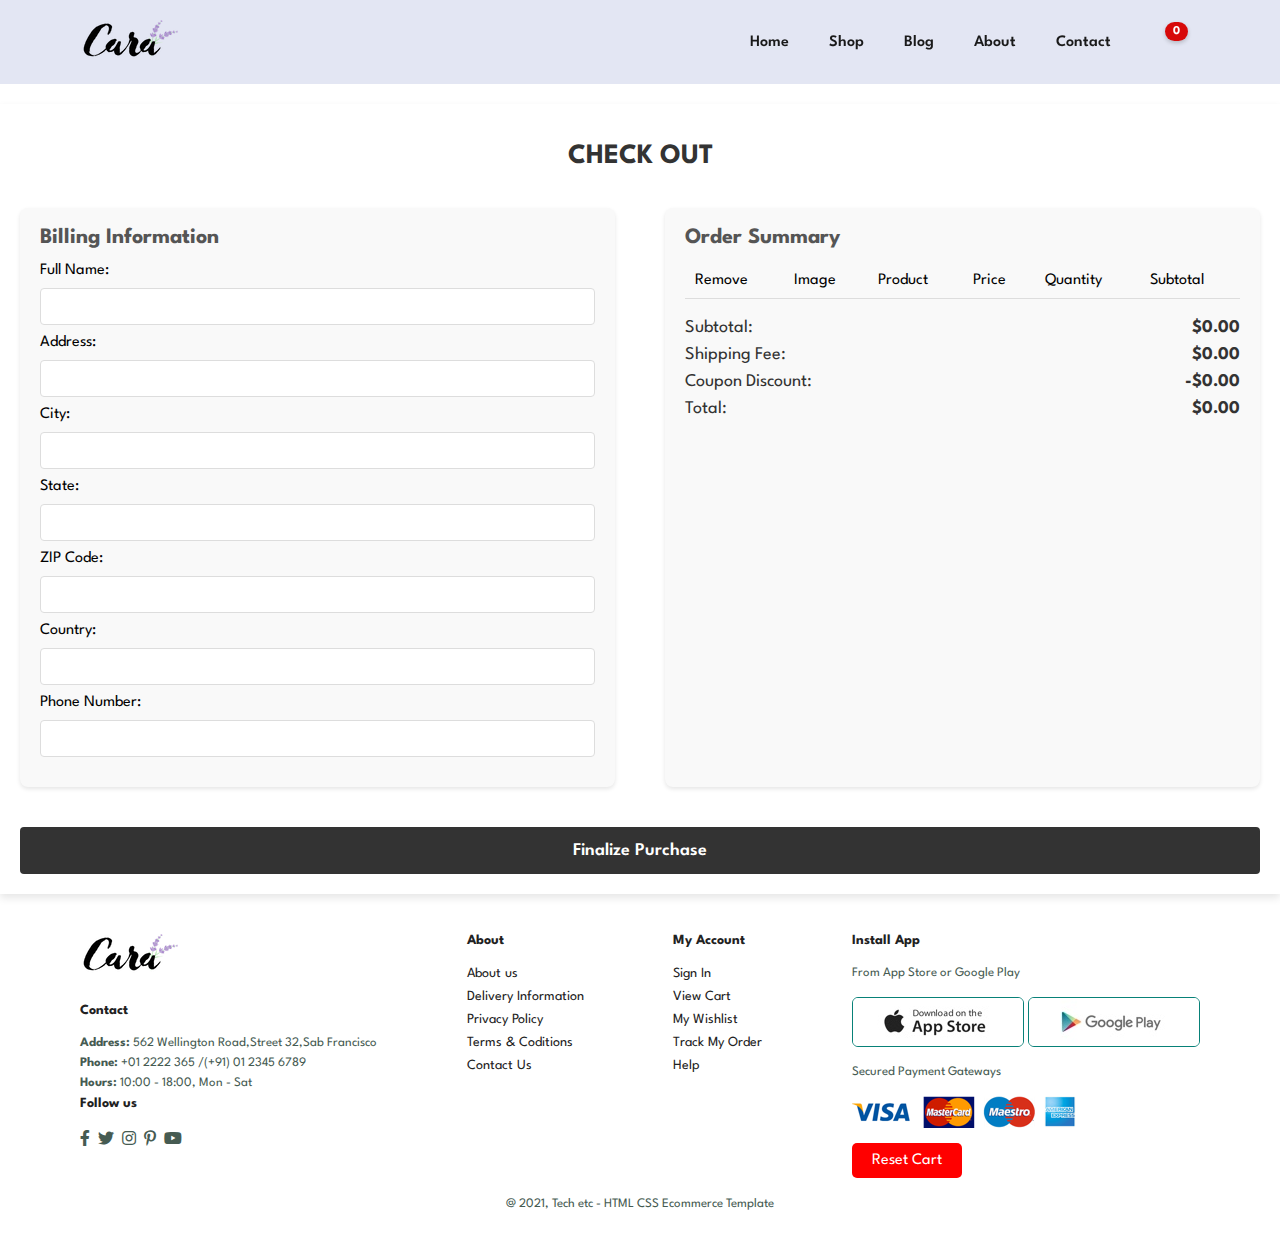
<file: checkout.html>
<!DOCTYPE html>
<html lang="en">
<head>
    <meta charset="UTF-8">
    <meta name="viewport" content="width=device-width, initial-scale=1.0">
    <meta http-equiv="X-UA-Compatible" content="ie=edge">
    <title>Fashion Website -Checkout Page</title>
    <link rel="stylesheet" href="https://pro.fontawesome.com/releases/v5.15.4/css/all.css"></link>
    <link rel="stylesheet" href="style.css">
</head>
<body>
    <section id="header">
        <a href="#"><img src="img/logo.png" class="logo" alt="Logo"></a>
        <div>
            <ul id="navbar">
                <li><a href="index.html">Home</a></li>
                <li><a href="shop.html">Shop</a></li>
                <li><a href="blog.html">Blog</a></li>
                <li><a href="about.html">About</a></li>
                <li><a href="contact.html">Contact</a></li>
                <li id="lg-bag">
                    <a href="cart.html">
                        <i class="far fa-shopping-bag"></i>
                        <span id="cart-count">0</span>
                    </a>
                </li>
                <a href="" id="close"><i class="far fa-times"></i></a>
            </ul>
        </div>
        <div id="mobile">
            <a href="cart.html">
                <i class="far fa-shopping-bag"></i>
                <span id="mobile-cart-count">0</span> <!-- Cart count display for mobile -->
            </a>
            <i id="bar" class="fas fa-outdent"></i>
        </div>
    </section>
    <section id="checkout">
        <div class="container">
            <h1>CHECK OUT</h1>
            <form id="checkout-form">
                <section id="billing-info">
                    <h3>Billing Information</h3>
                    <label for="name">Full Name:</label>
                    <input type="text" id="name" name="name" required>
                    
                    <label for="address">Address:</label>
                    <input type="text" id="address" name="address" required>
                    
                    <label for="city">City:</label>
                    <input type="text" id="city" name="city" required>
                    
                    <label for="state">State:</label>
                    <input type="text" id="state" name="state" required>
                    
                    <label for="zip">ZIP Code:</label>
                    <input type="text" id="zip" name="zip" required>
                    
                    <label for="country">Country:</label>
                    <input type="text" id="country" name="country" required>
                    
                    <label for="phone">Phone Number:</label>
                    <input type="tel" id="phone" name="phone" required>
                </section>
    
                <section id="order-summary">
                    <h3>Order Summary</h3>
                    <table width="100%">
                        <thead>
                            <tr>
                                <td>Remove</td>
                                <td>Image</td>
                                <td>Product</td>
                                <td>Price</td>
                                <td>Quantity</td>
                                <td>Subtotal</td>
                            </tr>
                        </thead>
                        <tbody id="cart-items">
                        </tbody>
                    </table>
                    <p>Subtotal: <span id="checkout-subtotal">$0.00</span></p>
                    <p>Shipping Fee: <span id="shipping-fee">$0.00</span></p>
                    <p>Coupon Discount: <span id="coupon-discount">-$0.00</span></p>
                    <p>Total: <span id="checkout-total">$0.00</span></p>
                </section>
    
                <!-- Proceed to Checkout Button -->
                <button id="finalize-checkout" class="normal">Finalize Purchase</button>
            </form>
        </div>
    </section>
    
    <footer class="section-p1">
        <div class="col">
            <img class="logo" src="img/logo.png" alt="">
            <h4>Contact</h4>
            <p><strong>Address:</strong> 562 Wellington Road,Street 32,Sab Francisco</p>
            <p><strong>Phone:</strong> +01 2222 365 /(+91) 01 2345 6789</p>
            <p><strong>Hours:</strong> 10:00 - 18:00, Mon - Sat</p>
            <div class="follow">
                <h4>Follow us</h4>
                <div class="icon">
                    <i class="fab fa-facebook-f"></i>
                    <i class="fab fa-twitter"></i>
                    <i class="fab fa-instagram"></i>
                    <i class="fab fa-pinterest-p"></i>
                    <i class="fab fa-youtube"></i>
                </div>
            </div>
        </div>
        <div class="col">
            <h4>About</h4>
            <a href="#">About us</a>
            <a href="#">Delivery Information</a>
            <a href="#">Privacy Policy</a>
            <a href="#">Terms & Coditions</a>
            <a href="#">Contact Us</a>
        </div>
        <div class="col">
            <h4>My Account</h4>
            <a href="#">Sign In</a>
            <a href="#">View Cart</a>
            <a href="#">My Wishlist</a>
            <a href="#">Track My Order</a>
            <a href="#">Help</a>
        </div>
        <div class="col install">
            <h4>Install App</h4>
            <p>From App Store or Google Play</p>
            <div class="row">
                <img src="img/pay/app.jpg" alt="">
                <img src="img/pay/play.jpg" alt="">
            </div>
            <p>Secured Payment Gateways</p>
            <img src="img/pay/pay.png" alt="">
            <button id="reset-cart">Reset Cart</button>
        </div>
        <div class="copyright">
            <p>@ 2021, Tech etc - HTML CSS Ecommerce Template</p>
        </div>
    </footer>
    <script>
        document.addEventListener('DOMContentLoaded', () => {
            const checkoutItemsElement = document.getElementById('cart-items');
            const checkoutSubtotalElement = document.getElementById('checkout-subtotal');
            const checkoutTotalElement = document.getElementById('checkout-total');
            const shippingFeeElement = document.getElementById('shipping-fee');
            const couponDiscountElement = document.getElementById('coupon-discount');
        
            // Load cart data from localStorage
            let cart = JSON.parse(localStorage.getItem('cart')) || [];
            let couponDiscount = parseFloat(localStorage.getItem('couponDiscount')) || 0;
        
            function updateCheckoutUI() {
                checkoutItemsElement.innerHTML = '';
                let cartSubtotal = 0;
        
                cart.forEach(item => {
                    const subtotal = item.price * item.quantity;
                    cartSubtotal += subtotal;
        
                    const row = document.createElement('tr');
                    row.innerHTML = `
                        <td><i class="far fa-times-circle" onclick="removeItem('${item.id}')"></i></td>
                        <td><img src="${item.image}" alt="${item.name}"></td>
                        <td>${item.name}</td>
                        <td>${item.price.toFixed(2)}</td>
                        <td><input type="number" value="${item.quantity}" min="1" onchange="updateQuantity('${item.id}', this.value)"></td>
                        <td>${subtotal.toFixed(2)}</td>
                    `;
                    checkoutItemsElement.appendChild(row);
                });
        
                const shippingFee = calculateShippingFee(cartSubtotal);
                const total = cartSubtotal + shippingFee - couponDiscount;
        
                checkoutSubtotalElement.textContent = `$${cartSubtotal.toFixed(2)}`;
                shippingFeeElement.textContent = `$${shippingFee.toFixed(2)}`;
                couponDiscountElement.textContent = `-$${couponDiscount.toFixed(2)}`;
                checkoutTotalElement.textContent = `$${total.toFixed(2)}`;
            }
        
            function calculateShippingFee(subtotal) {
                if (subtotal === 0) {
                    return 0; // No shipping fee if there are no products
                } else if (subtotal > 300) {
                    return 0;
                } else if (subtotal > 200) {
                    return 5;
                } else {
                    return 10;
                }
            }
        
            // Initial checkout UI update
            updateCheckoutUI();
        });
        </script>
        
</body>
</html>
</file>
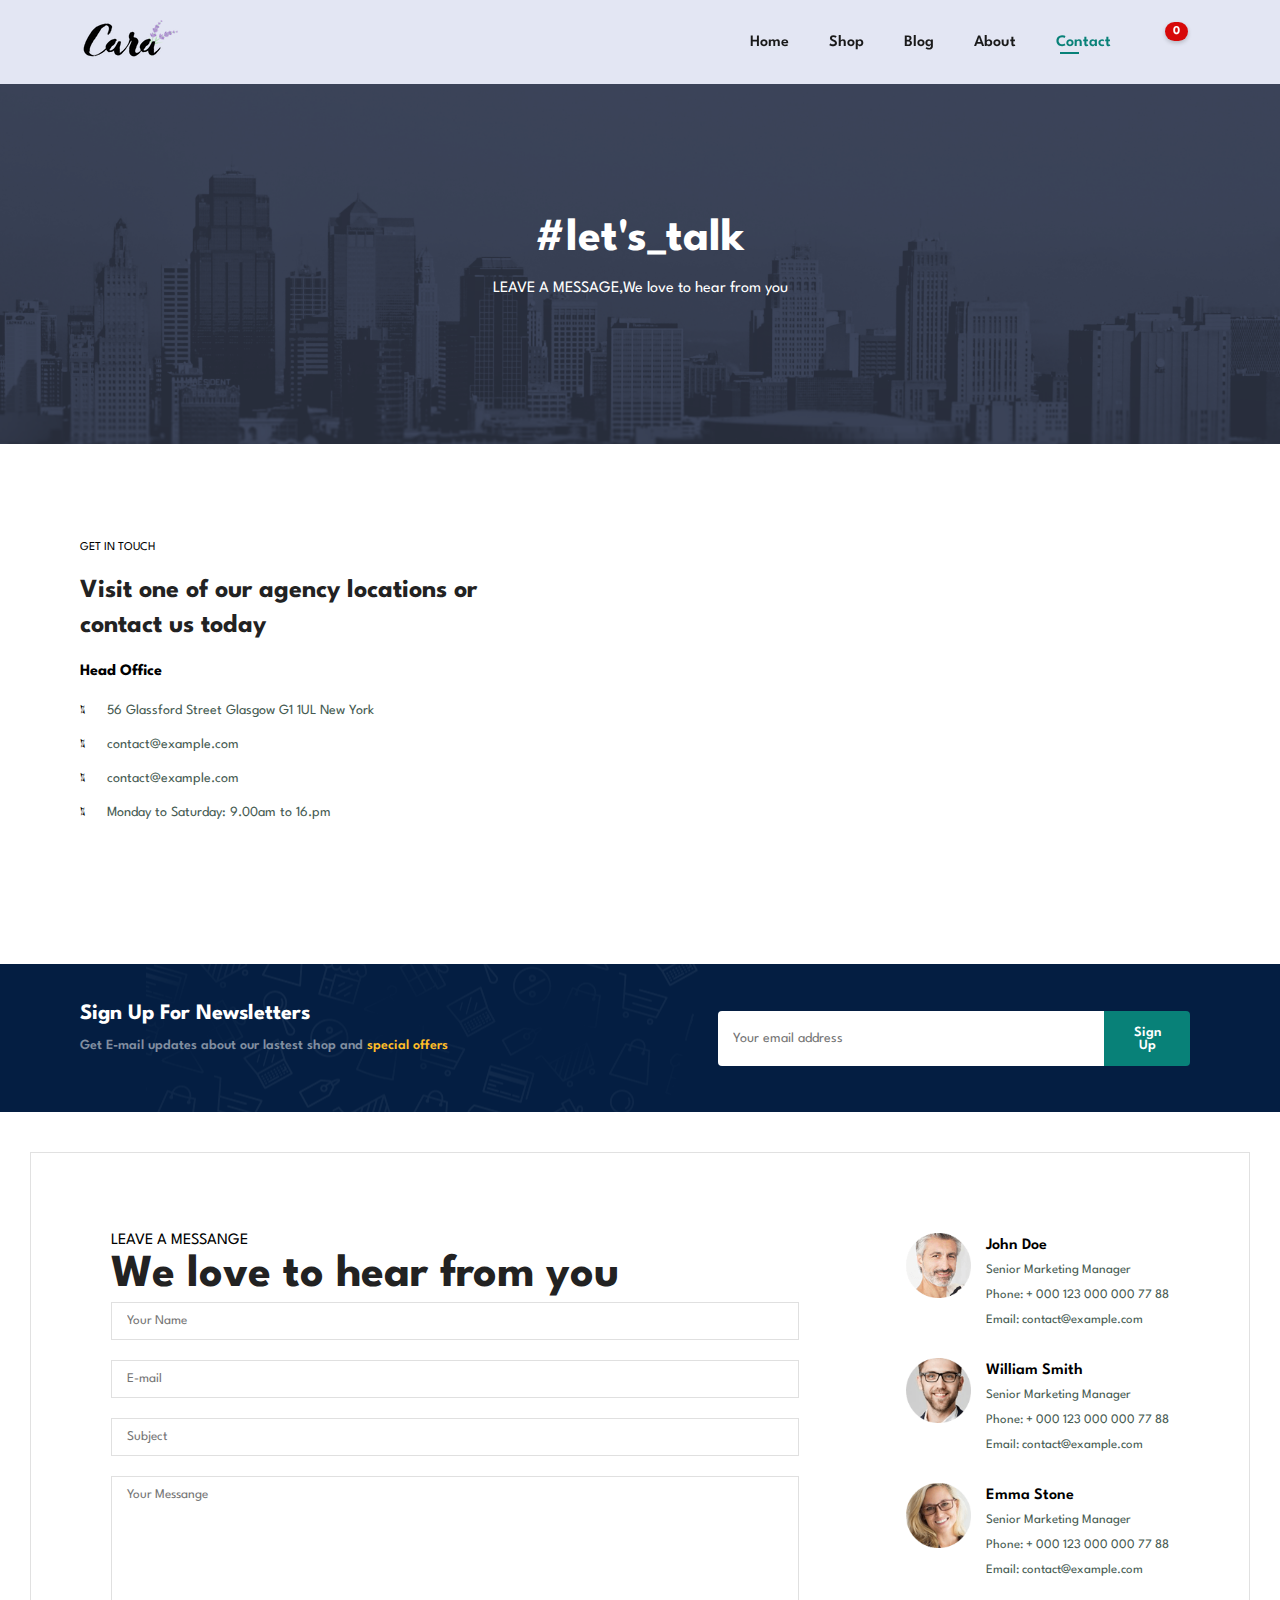
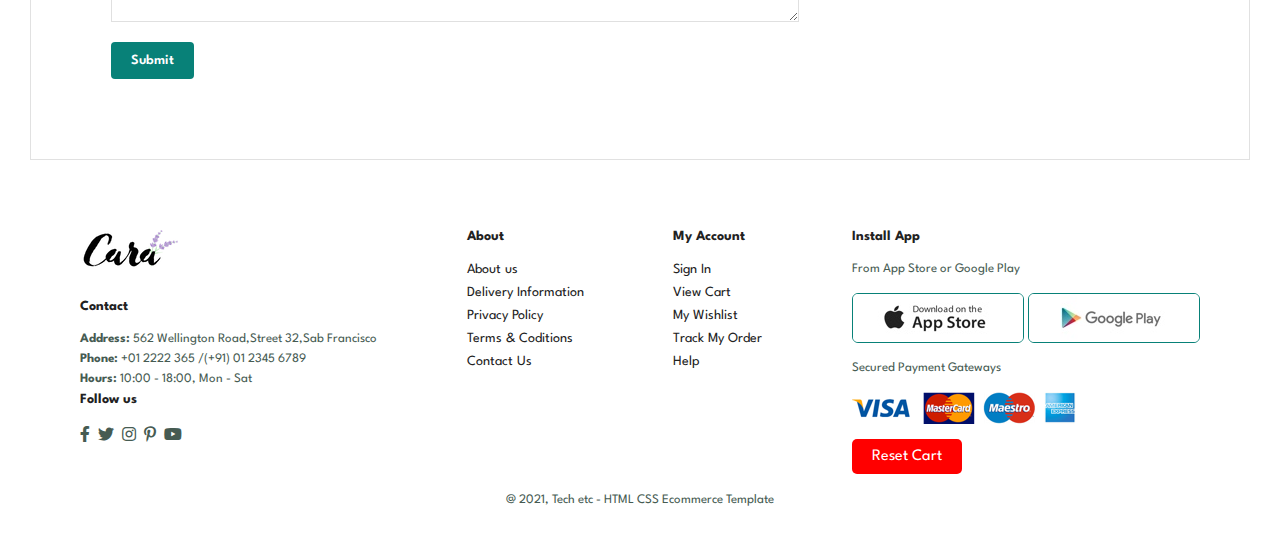
<file: contact.html>
<!DOCTYPE html>
<html lang="en">
<head>
    <meta charset="UTF-8">
    <meta name="viewport" content="width=device-width, initial-scale=1.0">
    <meta http-equiv="X-UA-Compatible" content="ie=edge">
    <title>Fashion Website - Contact Page</title>
    <link rel="stylesheet" href="https://pro.fontawesome.com/releases/v5.15.4/css/all.css"></link>
    <link rel="stylesheet" href="style.css">
</head>
<body>
    <section id="header">
        <a href="#"><img src="img/logo.png" class="logo" alt="Logo"></a>
        <div>
            <ul id="navbar">
                <li><a href="index.html">Home</a></li>
                <li><a href="shop.html">Shop</a></li>
                <li><a href="blog.html">Blog</a></li>
                <li><a href="about.html">About</a></li>
                <li><a class="active" href="contact.html">Contact</a></li>
                <li id="lg-bag">
                    <a href="cart.html">
                        <i class="far fa-shopping-bag"></i>
                        <span id="cart-count">0</span>
                    </a>
                </li>
                <a href="" id="close"><i class="far fa-times"></i></a>
            </ul>
        </div>
        <div id="mobile">
            <a href="cart.html">
                <i class="far fa-shopping-bag"></i>
                <span id="mobile-cart-count">0</span> <!-- Cart count display for mobile -->
            </a>
            <i id="bar" class="fas fa-outdent"></i>
        </div>
    </section>
    <section id="page-header" class="about-header">
        <h2>#let's_talk</h2>
        <p>LEAVE A MESSAGE,We love to hear from you</p>
    </section>
    <section id="contact-details" class="section-p1">
        <div class="details">
            <span>GET IN TOUCH</span>
            <h2>Visit one of our agency locations or contact us today</h2>
            <h3>Head Office</h3>
            <div>
                <li>
                    <i class="fal fa-map"></i>
                    <p>56 Glassford Street Glasgow G1 1UL New York</p>
                </li>
                <li>
                    <i class="fal fa-envelope"></i>
                    <p>contact@example.com</p>
                </li>
                <li>
                    <i class="fal fa-phone-alt"></i>
                    <p>contact@example.com</p>
                </li>
                <li>
                    <i class="fal fa-clock"></i>
                    <p>Monday to Saturday: 9.00am to 16.pm</p>
                </li>
            </div>
        </div>
        <div class="map">
            <iframe src="https://www.google.com/maps/embed?pb=!1m18!1m12!1m3!1d3153.9394342353085!2d-122.38787719999999!3d37.7680183!2m3!1f0!2f0!3f0!3m2!1i1024!2i768!4f13.1!3m3!1m2!1s0x808f7fc67f4400e9%3A0x7d6793e3d8a141e3!2sChase%20Center!5e0!3m2!1sen!2s!4v1724748739746!5m2!1sen!2s" width="600" height="450" style="border:0;" allowfullscreen="" loading="lazy"></iframe>
        </div>
    </section>
    <section id="newsletter" class="section-p1 section-m1">
        <div class="newstext" >
            <h4>Sign Up For Newsletters</h4>
            <p>Get E-mail updates about our lastest shop and <span>special offers</span></p>
        </div>
        <div class="form">
            <input type="text" placeholder="Your email address">
            <button class="normal">Sign Up</button>
        </div>
    </section>
    <section id="form-details">
        <form action="">
            <span>LEAVE A MESSANGE</span>
            <h2>We love to hear from you</h2>
            <input type="text" placeholder="Your Name">
            <input type="text" placeholder="E-mail">
            <input type="text" placeholder="Subject">
            <textarea name="" id="" cols="30" rows="10" placeholder="Your Messange"></textarea>
            <button class="normal">Submit</button>
        </form>
        <div class="people">
            <div>
                <img src="img/people/1.png" alt="">
                <p><span>John Doe</span> Senior Marketing Manager <br> Phone: + 000 123 000
                000 77 88 <br>Email: contact@example.com</p>
            </div>
            <div>
                <img src="img/people/2.png" alt="">
                <p><span>William Smith</span> Senior Marketing Manager <br> Phone: + 000 123 000
                000 77 88 <br>Email: contact@example.com</p>
            </div>
            <div>
                <img src="img/people/3.png" alt="">
                <p><span>Emma Stone</span> Senior Marketing Manager <br> Phone: + 000 123 000
                000 77 88 <br>Email: contact@example.com</p>
            </div>
        </div>
    </section>
    <footer class="section-p1">
        <div class="col">
            <img class="logo" src="img/logo.png" alt="">
            <h4>Contact</h4>
            <p><strong>Address:</strong> 562 Wellington Road,Street 32,Sab Francisco</p>
            <p><strong>Phone:</strong> +01 2222 365 /(+91) 01 2345 6789</p>
            <p><strong>Hours:</strong> 10:00 - 18:00, Mon - Sat</p>
            <div class="follow">
                <h4>Follow us</h4>
                <div class="icon">
                    <i class="fab fa-facebook-f"></i>
                    <i class="fab fa-twitter"></i>
                    <i class="fab fa-instagram"></i>
                    <i class="fab fa-pinterest-p"></i>
                    <i class="fab fa-youtube"></i>
                </div>
            </div>
        </div>
        <div class="col">
            <h4>About</h4>
            <a href="#">About us</a>
            <a href="#">Delivery Information</a>
            <a href="#">Privacy Policy</a>
            <a href="#">Terms & Coditions</a>
            <a href="#">Contact Us</a>
        </div>
        <div class="col">
            <h4>My Account</h4>
            <a href="#">Sign In</a>
            <a href="#">View Cart</a>
            <a href="#">My Wishlist</a>
            <a href="#">Track My Order</a>
            <a href="#">Help</a>
        </div>
        <div class="col install">
            <h4>Install App</h4>
            <p>From App Store or Google Play</p>
            <div class="row">
                <img src="img/pay/app.jpg" alt="">
                <img src="img/pay/play.jpg" alt="">
            </div>
            <p>Secured Payment Gateways</p>
            <img src="img/pay/pay.png" alt="">
            <button id="reset-cart">Reset Cart</button>
        </div>
        <div class="copyright">
            <p>@ 2021, Tech etc - HTML CSS Ecommerce Template</p>
        </div>
    </footer>
    <script src="script.js"></script>
</body>
</html>
</file>
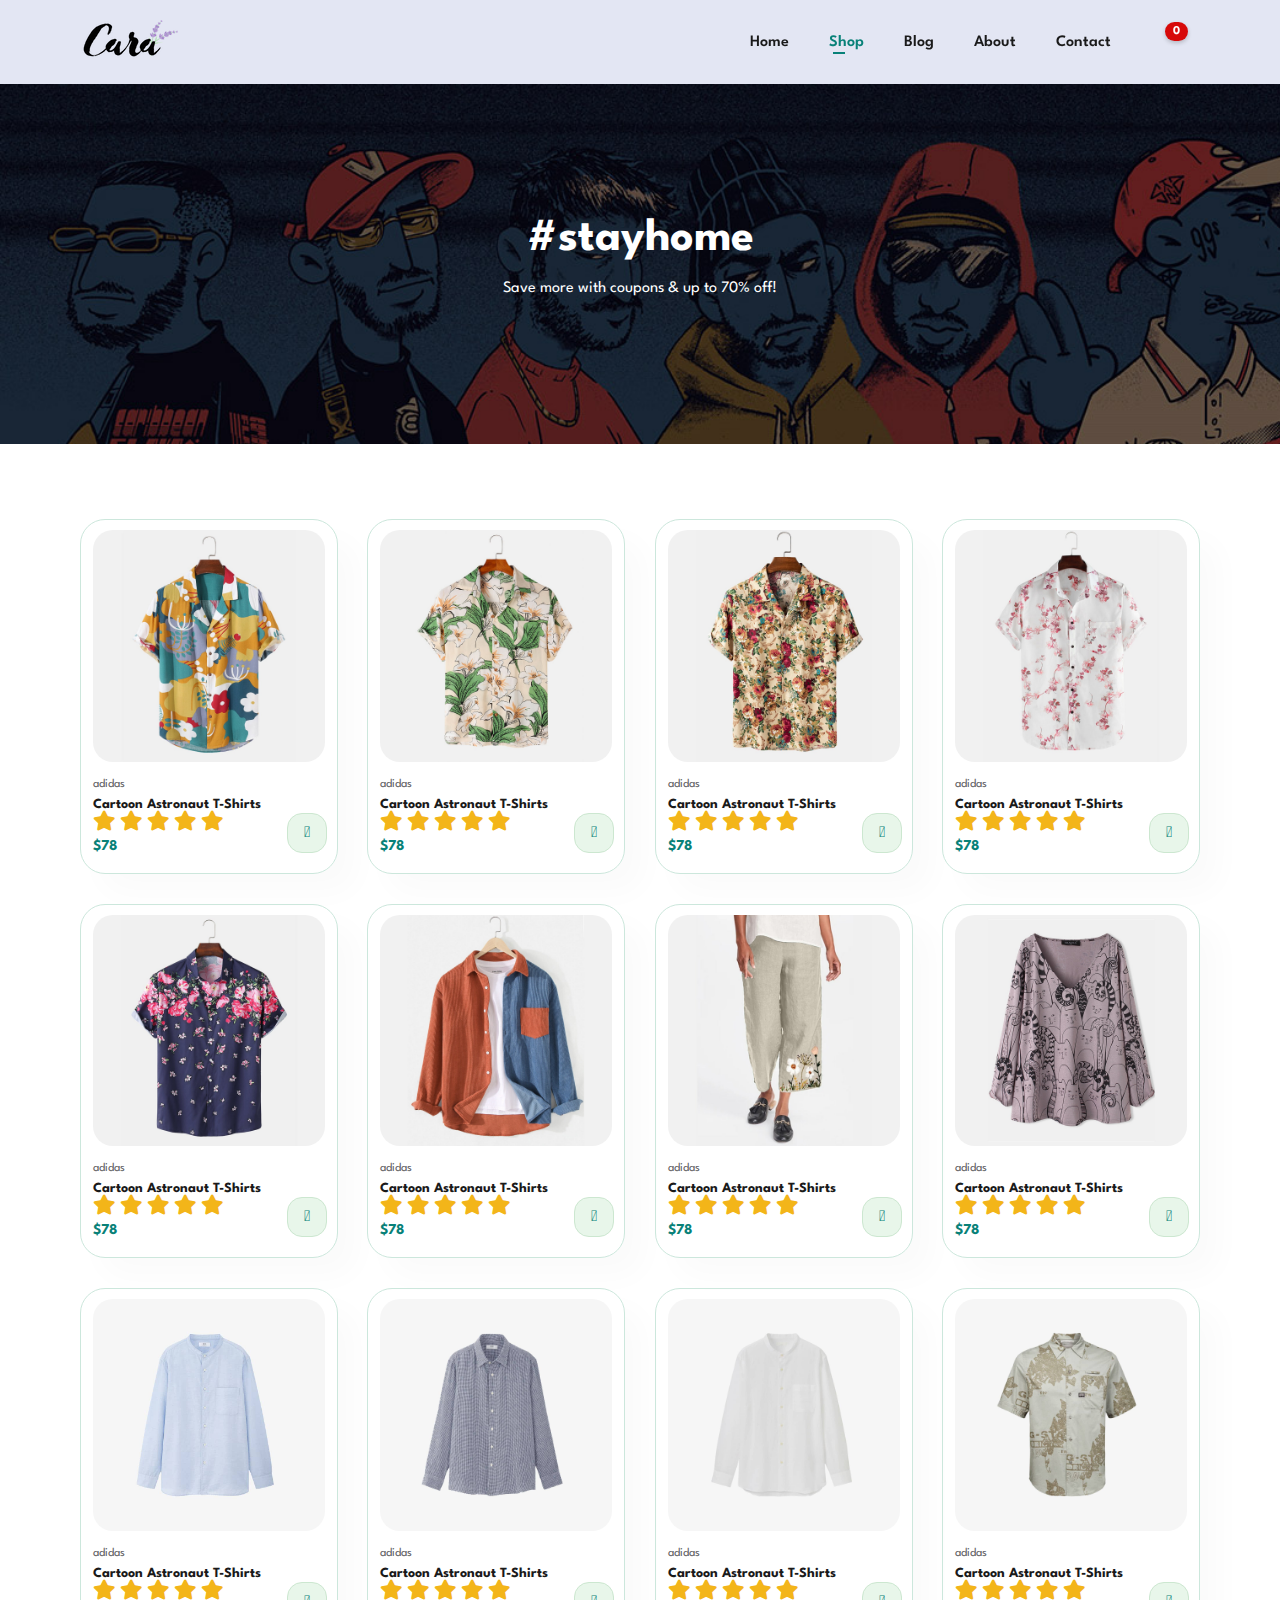
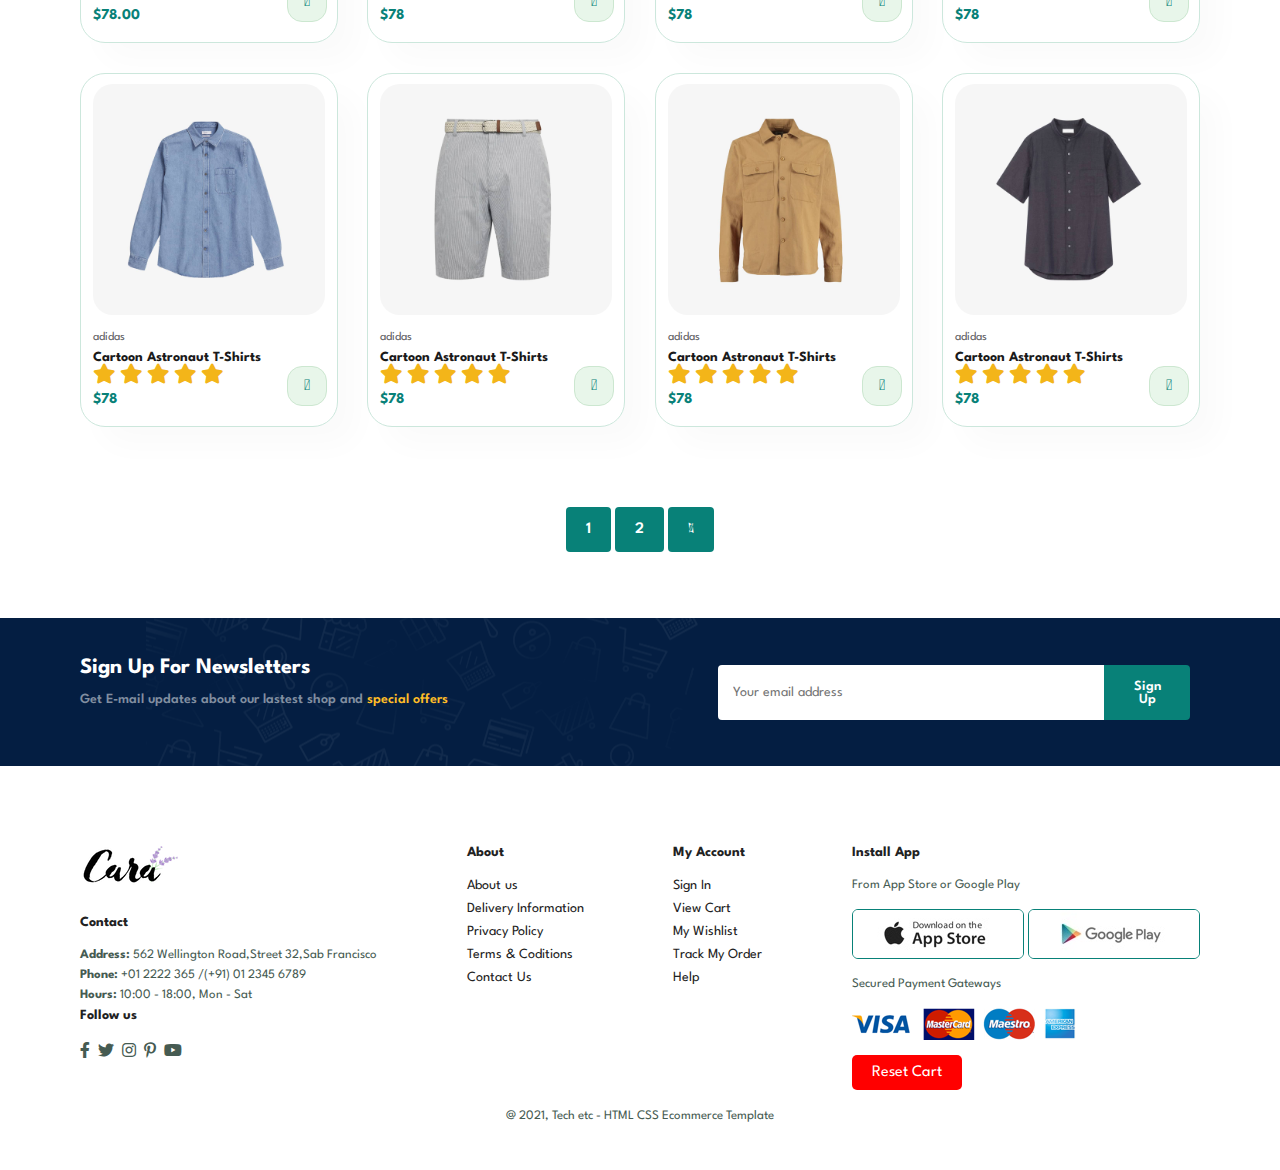
<file: shop.html>
<!DOCTYPE html>
<html lang="en">
<head>
    <meta charset="UTF-8">
    <meta name="viewport" content="width=device-width, initial-scale=1.0">
    <meta http-equiv="X-UA-Compatible" content="ie=edge">
    <title>Fashion Website - All Products</title>
    <link rel="stylesheet" href="https://pro.fontawesome.com/releases/v5.15.4/css/all.css"></link>
    <link rel="stylesheet" href="style.css">
</head>
<body>
    <section id="header">
        <a href="#"><img src="img/logo.png" class="logo" alt="Logo"></a>
        <div>
            <ul id="navbar">
                <li><a href="index.html">Home</a></li>
                <li><a class="active" href="shop.html">Shop</a></li>
                <li><a href="blog.html">Blog</a></li>
                <li><a href="about.html">About</a></li>
                <li><a href="contact.html">Contact</a></li>
                <li id="lg-bag">
                    <a href="cart.html">
                        <i class="far fa-shopping-bag"></i>
                        <span id="cart-count">0</span>
                    </a>
                </li>
                <a href="" id="close"><i class="far fa-times"></i></a>
            </ul>
        </div>
        <div id="mobile">
            <a href="cart.html">
                <i class="far fa-shopping-bag"></i>
                <span id="mobile-cart-count">0</span> <!-- Cart count display for mobile -->
            </a>
            <i id="bar" class="fas fa-outdent"></i>
        </div>
    </section>
    <section id="page-header">
        <h2>#stayhome</h2>
        <p>Save more with coupons & up to 70% off!</p>
    </section>
    <section id="product1" class="section-p1">
        <div class="pro-container">
            <div class="pro" data-id="1" data-name="Cartoon Astronaut T-Shirts" data-price="78.00" data-image="img/products/f1.jpg">
                <img src="img/products/f1.jpg" alt="">
                <div class="des">
                    <span>adidas</span>
                    <h5>Cartoon Astronaut T-Shirts</h5>
                    <div class="star">
                        <i class="fas fa-star"></i>
                        <i class="fas fa-star"></i>
                        <i class="fas fa-star"></i>
                        <i class="fas fa-star"></i>
                        <i class="fas fa-star"></i>
                    </div>
                    <h4>$78</h4>
                </div>
                <a href="#"> <i class=" fal fa-shopping-cart cart"></i></a>
            </div>
            <div class="pro" data-id="2" data-name="Cartoon Astronaut T-Shirts" data-price="$78.00" data-image="img/products/f2.jpg">
                <img src="img/products/f2.jpg" alt="" >
                <div class="des">
                    <span>adidas</span>
                    <h5>Cartoon Astronaut T-Shirts</h5>
                    <div class="star">
                        <i class="fas fa-star"></i>
                        <i class="fas fa-star"></i>
                        <i class="fas fa-star"></i>
                        <i class="fas fa-star"></i>
                        <i class="fas fa-star"></i>
                    </div>
                    <h4>$78</h4>
                </div>
                <a href="#"> <i class=" fal fa-shopping-cart cart"></i></a>
            </div>
            <div class="pro" data-id="3" data-name="Cartoon Astronaut T-Shirts" data-price="78.00" data-image="img/products/f3.jpg">
                <img src="img/products/f3.jpg" alt="">
                <div class="des">
                    <span>adidas</span>
                    <h5>Cartoon Astronaut T-Shirts</h5>
                    <div class="star">
                        <i class="fas fa-star"></i>
                        <i class="fas fa-star"></i>
                        <i class="fas fa-star"></i>
                        <i class="fas fa-star"></i>
                        <i class="fas fa-star"></i>
                    </div>
                    <h4>$78</h4>
                </div>
                <a href="#"> <i class=" fal fa-shopping-cart cart"></i></a>
            </div>
            <div class="pro" data-id="4" data-name="Cartoon Astronaut T-Shirts" data-price="78.00" data-image="img/products/f4.jpg">
                <img src="img/products/f4.jpg" alt="">
                <div class="des">
                    <span>adidas</span>
                    <h5>Cartoon Astronaut T-Shirts</h5>
                    <div class="star">
                        <i class="fas fa-star"></i>
                        <i class="fas fa-star"></i>
                        <i class="fas fa-star"></i>
                        <i class="fas fa-star"></i>
                        <i class="fas fa-star"></i>
                    </div>
                    <h4>$78</h4>
                </div>
                <a href="#"> <i class=" fal fa-shopping-cart cart"></i></a>
            </div>
            <div class="pro" data-id="5" data-name="Cartoon Astronaut T-Shirts" data-price="78.00" data-image="img/products/f5.jpg">
                <img src="img/products/f5.jpg" alt="">
                <div class="des">
                    <span>adidas</span>
                    <h5>Cartoon Astronaut T-Shirts</h5>
                    <div class="star">
                        <i class="fas fa-star"></i>
                        <i class="fas fa-star"></i>
                        <i class="fas fa-star"></i>
                        <i class="fas fa-star"></i>
                        <i class="fas fa-star"></i>
                    </div>
                    <h4>$78</h4>
                </div>
                <a href="#"> <i class=" fal fa-shopping-cart cart"></i></a>
            </div>
            <div class="pro" data-id="6" data-name="Cartoon Astronaut T-Shirts" data-price="78.00" data-image="img/products/f6.jpg">
                <img src="img/products/f6.jpg" alt="">
                <div class="des">
                    <span>adidas</span>
                    <h5>Cartoon Astronaut T-Shirts</h5>
                    <div class="star">
                        <i class="fas fa-star"></i>
                        <i class="fas fa-star"></i>
                        <i class="fas fa-star"></i>
                        <i class="fas fa-star"></i>
                        <i class="fas fa-star"></i>
                    </div>
                    <h4>$78</h4>
                </div>
                <a href="#"> <i class=" fal fa-shopping-cart cart"></i></a>
            </div>
            <div class="pro" data-id="7" data-name="Cartoon Astronaut T-Shirts" data-price="78.00" data-image="img/products/f7.jpg">
                <img src="img/products/f7.jpg" alt="">
                <div class="des">
                    <span>adidas</span>
                    <h5>Cartoon Astronaut T-Shirts</h5>
                    <div class="star">
                        <i class="fas fa-star"></i>
                        <i class="fas fa-star"></i>
                        <i class="fas fa-star"></i>
                        <i class="fas fa-star"></i>
                        <i class="fas fa-star"></i>
                    </div>
                    <h4>$78</h4>
                </div>
                <a href="#"> <i class=" fal fa-shopping-cart cart"></i></a>
            </div>
            <div class="pro" data-id="8" data-name="Cartoon Astronaut T-Shirts" data-price="78.00" data-image="img/products/f8.jpg">
                <img src="img/products/f8.jpg" alt="">
                <div class="des">
                    <span>adidas</span>
                    <h5>Cartoon Astronaut T-Shirts</h5>
                    <div class="star">
                        <i class="fas fa-star"></i>
                        <i class="fas fa-star"></i>
                        <i class="fas fa-star"></i>
                        <i class="fas fa-star"></i>
                        <i class="fas fa-star"></i>
                    </div>
                    <h4>$78</h4>
                </div>
                <a href="#"> <i class=" fal fa-shopping-cart cart"></i></a>
            </div>
            <div class="pro" data-id="9" data-name="Cartoon Astronaut T-Shirts" data-price="78.00" data-image="img/products/n1.jpg">
                <img src="img/products/n1.jpg" alt="">
                <div class="des">
                    <span>adidas</span>
                    <h5>Cartoon Astronaut T-Shirts</h5>
                    <div class="star">
                        <i class="fas fa-star"></i>
                        <i class="fas fa-star"></i>
                        <i class="fas fa-star"></i>
                        <i class="fas fa-star"></i>
                        <i class="fas fa-star"></i>
                    </div>
                    <h4>$78.00</h4>
                </div>
                <a href="#"> <i class=" fal fa-shopping-cart cart"></i></a>
            </div>
            <div class="pro" data-id="10" data-name="Cartoon Astronaut T-Shirts" data-price="78.00" data-image="img/products/n2.jpg">
                <img src="img/products/n2.jpg" alt="">
                <div class="des">
                    <span>adidas</span>
                    <h5>Cartoon Astronaut T-Shirts</h5>
                    <div class="star">
                        <i class="fas fa-star"></i>
                        <i class="fas fa-star"></i>
                        <i class="fas fa-star"></i>
                        <i class="fas fa-star"></i>
                        <i class="fas fa-star"></i>
                    </div>
                    <h4>$78</h4>
                </div>
                <a href="#"> <i class=" fal fa-shopping-cart cart"></i></a>
            </div>
            <div class="pro" data-id="11" data-name="Cartoon Astronaut T-Shirts" data-price="78.00" data-image="img/products/n3.jpg">
                <img src="img/products/n3.jpg" alt="">
                <div class="des">
                    <span>adidas</span>
                    <h5>Cartoon Astronaut T-Shirts</h5>
                    <div class="star">
                        <i class="fas fa-star"></i>
                        <i class="fas fa-star"></i>
                        <i class="fas fa-star"></i>
                        <i class="fas fa-star"></i>
                        <i class="fas fa-star"></i>
                    </div>
                    <h4>$78</h4>
                </div>
                <a href="#"> <i class=" fal fa-shopping-cart cart"></i></a>
            </div>
            <div class="pro" data-id="12" data-name="Cartoon Astronaut T-Shirts" data-price="78.00" data-image="img/products/n4.jpg">
                <img src="img/products/n4.jpg" alt="">
                <div class="des">
                    <span>adidas</span>
                    <h5>Cartoon Astronaut T-Shirts</h5>
                    <div class="star">
                        <i class="fas fa-star"></i>
                        <i class="fas fa-star"></i>
                        <i class="fas fa-star"></i>
                        <i class="fas fa-star"></i>
                        <i class="fas fa-star"></i>
                    </div>
                    <h4>$78</h4>
                </div>
                <a href="#"> <i class=" fal fa-shopping-cart cart"></i></a>
            </div>
            <div class="pro" data-id="13" data-name="Cartoon Astronaut T-Shirts" data-price="78.00" data-image="img/products/n5.jpg">
                <img src="img/products/n5.jpg" alt="">
                <div class="des">
                    <span>adidas</span>
                    <h5>Cartoon Astronaut T-Shirts</h5>
                    <div class="star">
                        <i class="fas fa-star"></i>
                        <i class="fas fa-star"></i>
                        <i class="fas fa-star"></i>
                        <i class="fas fa-star"></i>
                        <i class="fas fa-star"></i>
                    </div>
                    <h4>$78</h4>
                </div>
                <a href="#"> <i class=" fal fa-shopping-cart cart"></i></a>
            </div> 
            <div class="pro" data-id="14" data-name="Cartoon Astronaut T-Shirts" data-price="78.00" data-image="img/products/n6.jpg">
                <img src="img/products/n6.jpg" alt="">
                <div class="des">
                    <span>adidas</span>
                    <h5>Cartoon Astronaut T-Shirts</h5>
                    <div class="star">
                        <i class="fas fa-star"></i>
                        <i class="fas fa-star"></i>
                        <i class="fas fa-star"></i>
                        <i class="fas fa-star"></i>
                        <i class="fas fa-star"></i>
                    </div>
                    <h4>$78</h4>
                </div>
                <a href="#"> <i class=" fal fa-shopping-cart cart"></i></a>
            </div>
            <div class="pro" data-id="15" data-name="Cartoon Astronaut T-Shirts" data-price="78.00" data-image="img/products/n7.jpg">
                <img src="img/products/n7.jpg" alt="">
                <div class="des">
                    <span>adidas</span>
                    <h5>Cartoon Astronaut T-Shirts</h5>
                    <div class="star">
                        <i class="fas fa-star"></i>
                        <i class="fas fa-star"></i>
                        <i class="fas fa-star"></i>
                        <i class="fas fa-star"></i>
                        <i class="fas fa-star"></i>
                    </div>
                    <h4>$78</h4>
                </div>
                <a href="#"> <i class=" fal fa-shopping-cart cart"></i></a>
            </div>
            <div class="pro" data-id="16" data-name="Cartoon Astronaut T-Shirts" data-price="78.00" data-image="img/products/n8.jpg">
                <img src="img/products/n8.jpg" alt="">
                <div class="des">
                    <span>adidas</span>
                    <h5>Cartoon Astronaut T-Shirts</h5>
                    <div class="star">
                        <i class="fas fa-star"></i>
                        <i class="fas fa-star"></i>
                        <i class="fas fa-star"></i>
                        <i class="fas fa-star"></i>
                        <i class="fas fa-star"></i>
                    </div>
                    <h4>$78</h4>
                </div>
                <a href="#"> <i class=" fal fa-shopping-cart cart"></i></a>
            </div>
        </div>
    </section>
    <section id="pagination" class="section-p1">
        <a href="#">1</a>
        <a href="#">2</a>
        <a href="#"><i class="fal fa-long-arrow-alt-right"></i></a>
    </section>
    <section id="newsletter" class="section-p1 section-m1">
        <div class="newstext" >
            <h4>Sign Up For Newsletters</h4>
            <p>Get E-mail updates about our lastest shop and <span>special offers</span></p>
        </div>
        <div class="form">
            <input type="text" placeholder="Your email address">
            <button class="normal">Sign Up</button>
        </div>
    </section>
    <footer class="section-p1">
        <div class="col">
            <img class="logo" src="img/logo.png" alt="">
            <h4>Contact</h4>
            <p><strong>Address:</strong> 562 Wellington Road,Street 32,Sab Francisco</p>
            <p><strong>Phone:</strong> +01 2222 365 /(+91) 01 2345 6789</p>
            <p><strong>Hours:</strong> 10:00 - 18:00, Mon - Sat</p>
            <div class="follow">
                <h4>Follow us</h4>
                <div class="icon">
                    <i class="fab fa-facebook-f"></i>
                    <i class="fab fa-twitter"></i>
                    <i class="fab fa-instagram"></i>
                    <i class="fab fa-pinterest-p"></i>
                    <i class="fab fa-youtube"></i>
                </div>
            </div>
        </div>
        <div class="col">
            <h4>About</h4>
            <a href="#">About us</a>
            <a href="#">Delivery Information</a>
            <a href="#">Privacy Policy</a>
            <a href="#">Terms & Coditions</a>
            <a href="#">Contact Us</a>
        </div>
        <div class="col">
            <h4>My Account</h4>
            <a href="#">Sign In</a>
            <a href="#">View Cart</a>
            <a href="#">My Wishlist</a>
            <a href="#">Track My Order</a>
            <a href="#">Help</a>
        </div>
        <div class="col install">
            <h4>Install App</h4>
            <p>From App Store or Google Play</p>
            <div class="row">
                <img src="img/pay/app.jpg" alt="">
                <img src="img/pay/play.jpg" alt="">
            </div>
            <p>Secured Payment Gateways</p>
            <img src="img/pay/pay.png" alt="">
            <button id="reset-cart">Reset Cart</button>
        </div>
        <div class="copyright">
            <p>@ 2021, Tech etc - HTML CSS Ecommerce Template</p>
        </div>
    </footer>
    <script src="script.js"></script>
</body>
</html>
</file>
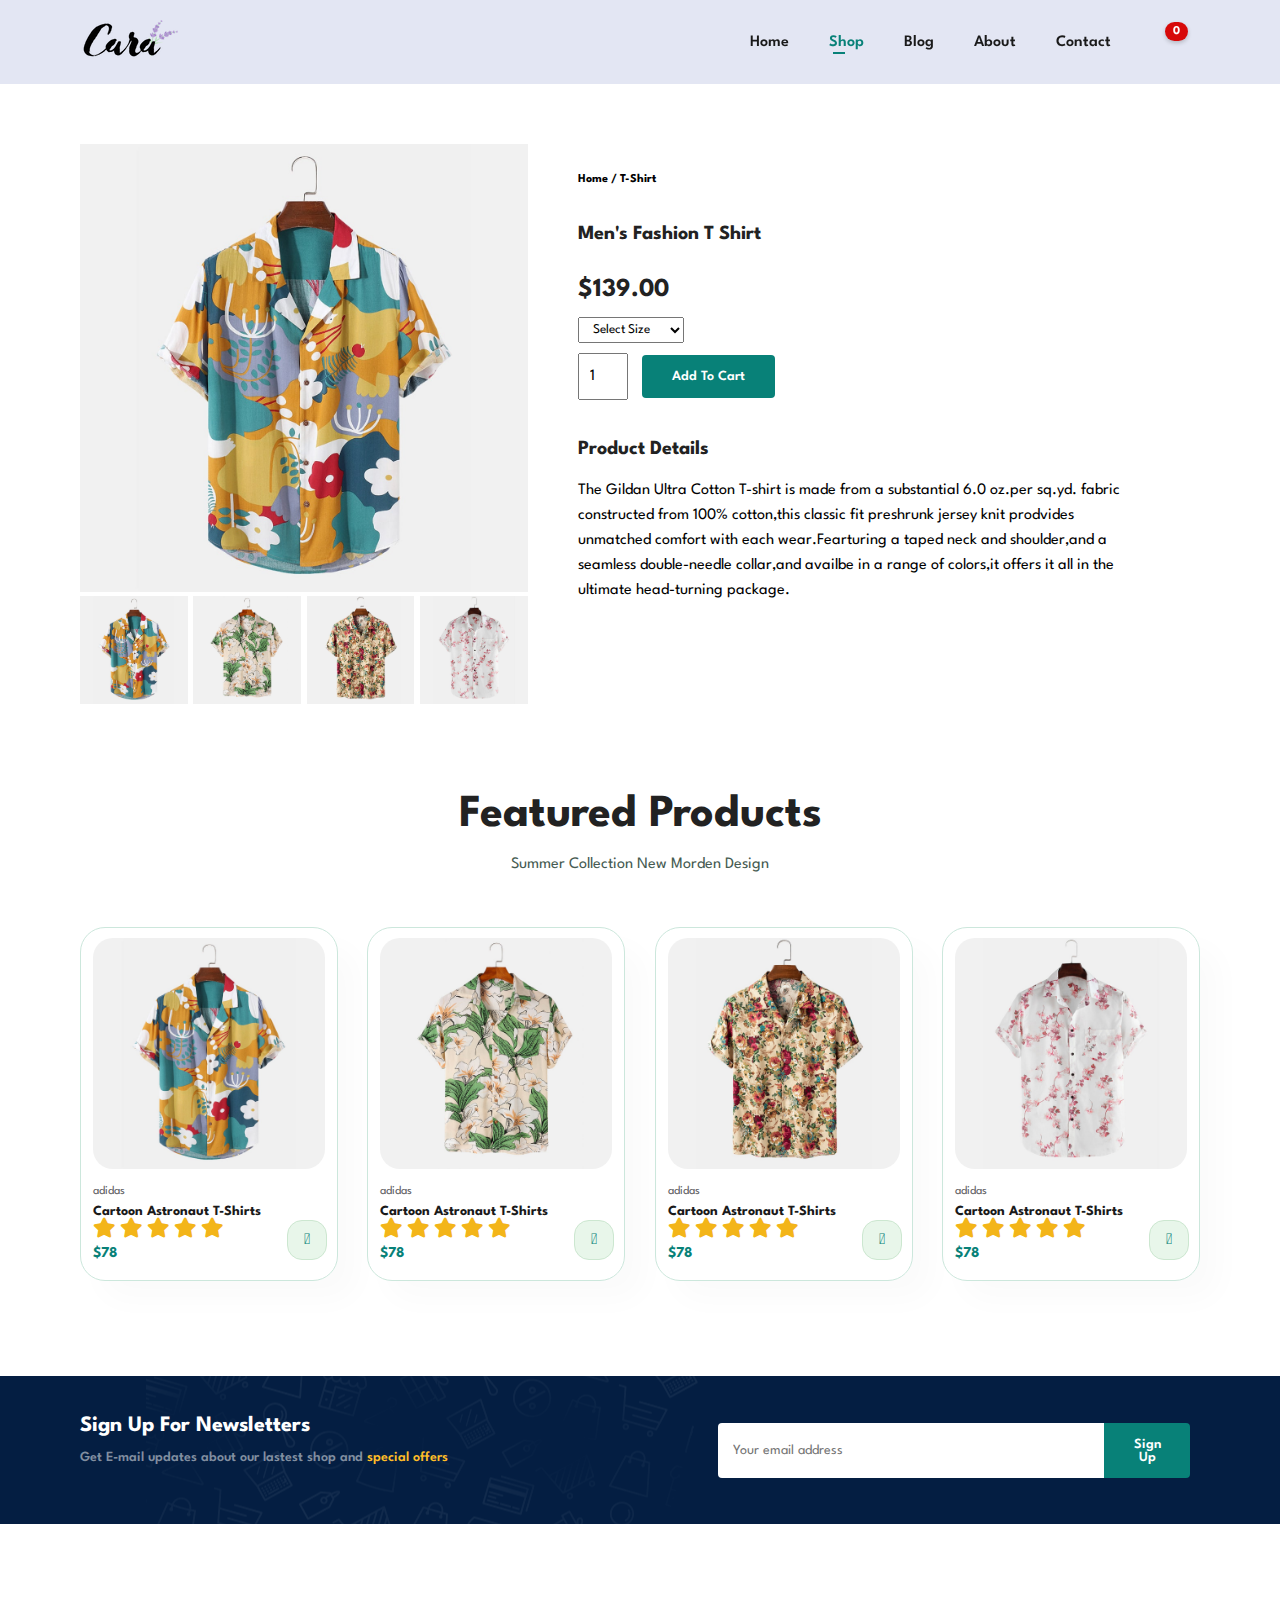
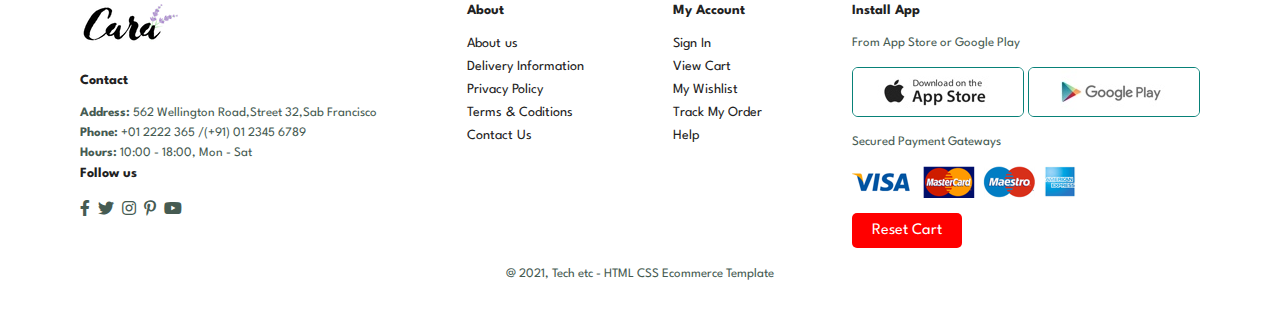
<file: sproduct.html>
<!DOCTYPE html>
<html lang="en">
<head>
    <meta charset="UTF-8">
    <meta name="viewport" content="width=device-width, initial-scale=1.0">
    <meta http-equiv="X-UA-Compatible" content="ie=edge">
    <title>Fashion Website - Detail Product</title>
    <link rel="stylesheet" href="https://pro.fontawesome.com/releases/v5.15.4/css/all.css"></link>
    <link rel="stylesheet" href="style.css">
</head>
<body>
    <section id="header">
        <a href="#"><img src="img/logo.png" class="logo" alt="Logo"></a>
        <div>
            <ul id="navbar">
                <li><a href="index.html">Home</a></li>
                <li><a class="active" href="shop.html">Shop</a></li>
                <li><a href="blog.html">Blog</a></li>
                <li><a href="about.html">About</a></li>
                <li><a href="contact.html">Contact</a></li>
                <li id="lg-bag">
                    <a href="cart.html">
                        <i class="far fa-shopping-bag"></i>
                        <span id="cart-count">0</span>
                    </a>
                </li>
                <a href="" id="close"><i class="far fa-times"></i></a>
            </ul>
        </div>
        <div id="mobile">
            <a href="cart.html">
                <i class="far fa-shopping-bag"></i>
                <span id="mobile-cart-count">0</span> <!-- Cart count display for mobile -->
            </a>
            <i id="bar" class="fas fa-outdent"></i>
        </div>
    </section>
    <section id="prodetails" class="section-p1">
        <div class="single-pro-image">
            <img src="img/products/f1.jpg" width="100%" id="MainImg" alt="">
            <div class="small-img-group">
                <div class="small-img-col">
                    <img src="img/products/f1.jpg" width="100%" class="small-img" alt="">
                </div>
                <div class="small-img-col">
                    <img src="img/products/f2.jpg" width="100%" class="small-img" alt="">
                </div>
                <div class="small-img-col">
                    <img src="img/products/f3.jpg" width="100%" class="small-img" alt="">
                </div>
                <div class="small-img-col">
                    <img src="img/products/f4.jpg" width="100%" class="small-img" alt="">
                </div>
            </div>
        </div>
        <div class="single-pro-details">
            <h6>Home / T-Shirt</h6>
            <h4>Men's Fashion T Shirt</h4>
            <h2>$139.00</h2>
            <select>
                <option>Select Size</option>
                <option>Extra Small</option>
                <option>Small</option>
                <option>Medium</option>
                <option>Large</option>
                <option>Extra Large</option>
            </select>
            <input type="number" value="1">
            <button class="normal">Add To Cart</button>
            <h4>Product Details</h4>
            <span>The Gildan Ultra Cotton T-shirt is made from a substantial 6.0 oz.per sq.yd. fabric constructed from 100% cotton,this classic fit preshrunk
            jersey knit prodvides unmatched comfort with each wear.Fearturing a taped neck and shoulder,and a seamless double-needle collar,and availbe in a 
            range of colors,it offers it all in the ultimate head-turning package. </span>

        </div>
    </section>
    <section id="product1" class="section-p1">
        <h2>Featured Products</h2>
        <p>Summer Collection New Morden Design</p>
        <div class="pro-container">
            <div class="pro">
                <img src="img/products/f1.jpg" alt="">
                <div class="des">
                    <span>adidas</span>
                    <h5>Cartoon Astronaut T-Shirts</h5>
                    <div class="star">
                        <i class="fas fa-star"></i>
                        <i class="fas fa-star"></i>
                        <i class="fas fa-star"></i>
                        <i class="fas fa-star"></i>
                        <i class="fas fa-star"></i>
                    </div>
                    <h4>$78</h4>
                </div>
                <a href="#"> <i class=" fal fa-shopping-cart cart"></i></a>
            </div>
            <div class="pro">
                <img src="img/products/f2.jpg" alt="">
                <div class="des">
                    <span>adidas</span>
                    <h5>Cartoon Astronaut T-Shirts</h5>
                    <div class="star">
                        <i class="fas fa-star"></i>
                        <i class="fas fa-star"></i>
                        <i class="fas fa-star"></i>
                        <i class="fas fa-star"></i>
                        <i class="fas fa-star"></i>
                    </div>
                    <h4>$78</h4>
                </div>
                <a href="#"> <i class=" fal fa-shopping-cart cart"></i></a>
            </div>
            <div class="pro">
                <img src="img/products/f3.jpg" alt="">
                <div class="des">
                    <span>adidas</span>
                    <h5>Cartoon Astronaut T-Shirts</h5>
                    <div class="star">
                        <i class="fas fa-star"></i>
                        <i class="fas fa-star"></i>
                        <i class="fas fa-star"></i>
                        <i class="fas fa-star"></i>
                        <i class="fas fa-star"></i>
                    </div>
                    <h4>$78</h4>
                </div>
                <a href="#"> <i class=" fal fa-shopping-cart cart"></i></a>
            </div>
            <div class="pro">
                <img src="img/products/f4.jpg" alt="">
                <div class="des">
                    <span>adidas</span>
                    <h5>Cartoon Astronaut T-Shirts</h5>
                    <div class="star">
                        <i class="fas fa-star"></i>
                        <i class="fas fa-star"></i>
                        <i class="fas fa-star"></i>
                        <i class="fas fa-star"></i>
                        <i class="fas fa-star"></i>
                    </div>
                    <h4>$78</h4>
                </div>
                <a href="#"> <i class=" fal fa-shopping-cart cart"></i></a>
            </div>
        </div>
    </section>
    <section id="newsletter" class="section-p1 section-m1">
        <div class="newstext" >
            <h4>Sign Up For Newsletters</h4>
            <p>Get E-mail updates about our lastest shop and <span>special offers</span></p>
        </div>
        <div class="form">
            <input type="text" placeholder="Your email address">
            <button class="normal">Sign Up</button>
        </div>
    </section>
    <footer class="section-p1">
        <div class="col">
            <img class="logo" src="img/logo.png" alt="">
            <h4>Contact</h4>
            <p><strong>Address:</strong> 562 Wellington Road,Street 32,Sab Francisco</p>
            <p><strong>Phone:</strong> +01 2222 365 /(+91) 01 2345 6789</p>
            <p><strong>Hours:</strong> 10:00 - 18:00, Mon - Sat</p>
            <div class="follow">
                <h4>Follow us</h4>
                <div class="icon">
                    <i class="fab fa-facebook-f"></i>
                    <i class="fab fa-twitter"></i>
                    <i class="fab fa-instagram"></i>
                    <i class="fab fa-pinterest-p"></i>
                    <i class="fab fa-youtube"></i>
                </div>
            </div>
        </div>
        <div class="col">
            <h4>About</h4>
            <a href="#">About us</a>
            <a href="#">Delivery Information</a>
            <a href="#">Privacy Policy</a>
            <a href="#">Terms & Coditions</a>
            <a href="#">Contact Us</a>
        </div>
        <div class="col">
            <h4>My Account</h4>
            <a href="#">Sign In</a>
            <a href="#">View Cart</a>
            <a href="#">My Wishlist</a>
            <a href="#">Track My Order</a>
            <a href="#">Help</a>
        </div>
        <div class="col install">
            <h4>Install App</h4>
            <p>From App Store or Google Play</p>
            <div class="row">
                <img src="img/pay/app.jpg" alt="">
                <img src="img/pay/play.jpg" alt="">
            </div>
            <p>Secured Payment Gateways</p>
            <img src="img/pay/pay.png" alt="">
            <button id="reset-cart">Reset Cart</button>
        </div>
        <div class="copyright">
            <p>@ 2021, Tech etc - HTML CSS Ecommerce Template</p>
        </div>
    </footer>
    <script>
        var MainImg=document.getElementById('MainImg');
        var smallimg=document.getElementsByClassName('small-img');

        smallimg[0].onclick=function(){
            MainImg.src=smallimg[0].src;
        }
        smallimg[1].onclick=function(){
            MainImg.src=smallimg[1].src;
        }
        smallimg[2].onclick=function(){
            MainImg.src=smallimg[2].src;
        }
        smallimg[3].onclick=function(){
            MainImg.src=smallimg[3].src;
        }
        
    </script>
    <script src="script.js"></script>
</body>
</html>
</file>
<file: style.css>
@import url("https://fonts.googleapis.com/css2?family=Spartan:wght@100;200;300;400;500;600;700;800;900&display=swap");
* {
  margin: 0;
  padding: 0;
  box-sizing: border-box;
  font-family: "Spartan", sans-serif;
}

html {
  scroll-behavior: smooth;
}

/* Global Styles */

h1 {
  font-size: 50px;
  line-height: 64px;
  color: #222;
}

h2 {
  font-size: 46px;
  line-height: 54px;
  color: #222;
}

h4 {
  font-size: 20px;
  color: #222;
}

h6 {
  font-weight: 700;
  font-size: 12px;
}

p {
  font-size: 16px;
  color: #465b52;
  margin: 15px 0 20px 0;
}

.section-p1 {
  padding: 40px 80px;
}

.section-m1 {
  margin: 40px 0;
}
button.normal{
    font-size: 14px;
    font-weight: 600;
    padding: 15px 30px;
    color: #000;
    background-color: #fff;
    border-radius: 4px;
    cursor: pointer;
    border: none;
    outline: none;
    transition: 0.2s;
}
button.white{
    font-size: 13px;
    font-weight: 600;
    padding: 11px 18px;
    color: #fff;
    background-color: transparent;
    border-radius: 4px;
    cursor: pointer;
    border: 1px solid #fff;
    outline: none;
    transition: 0.2s;
}
body {
  width: 100%;
}
/*Header*/
#header {
    display: flex;
    align-items: center;
    justify-content: space-between;
    padding: 20px 80px;
    background-color: #E3E6F3;
    box-shadow: 0 5px 15px  rgba(0, 0, 0, 0);
    z-index: 999;
    position: sticky;
    top: 0;
    left: 0;
}
#navbar{
    display: flex;
    align-items: center;
    justify-content: center;
}
#navbar li{
    list-style: none;
    margin: 0 20px;
    position: relative;
}
#navbar li a{
    text-decoration: none;
    color: #1a1a1a;
    font-size: 16px;
    font-weight: 600;
    transition: 0.3s ease;
}

#navbar li a:hover,
#navbar li a.active{
    color: #088178;
}
#navbar li a.active::after,
#navbar li a:hover::after{
    content: "";
    width: 35%;
    height: 2px;
    background: #088178;
    position: absolute;
    bottom: -4px;
    left: 4px;
}
#mobile {
    display: none;
}

#mobile a {
    text-decoration: none;
    color: #fff;
    position: relative;
    display: flex;
    align-items: center;
}

#mobile-cart-count {
    background-color: red;
    color: #fff;
    border-radius: 20px;
    padding: 4px 6px;
    font-size: 12px;
    position: absolute;
    top: -8px;  /* Position above the icon */
    right: 0px; /* Position to the right edge of the icon */
}

#bar {
    font-size: 24px;
    color: #fff;
    cursor: pointer;
}

.far.fa-shopping-bag {
    font-size: 24px; /* Make the shopping bag icon larger */
    margin-right: 5px; /* Space between the icon and the cart count */
    position: relative; /* To position the cart count relative to the icon */
}

#bar {
    font-size: 24px;
    color: #fff;
    cursor: pointer;
    padding-left: 10px; /* Space between the bar icon and other content */
}

#mobile a {
    display: flex;
    align-items: center;
    text-decoration: none;
    color: #fff;
}

#mobile a:hover {
    color: #ffcc00; /* Add a hover effect to the link */
}

#mobile i {
    font-size: 24px; /* Ensure icons are the same size */
}

#close {
    display: none;
}
#lg-bag {
    position: relative;
}

#lg-bag #cart-count {
    position: absolute;
    top: -8px; /* Positioning of the badge */
    right: -8px; /* Positioning of the badge */
    background-color: #d70909; /* A soft red color for the badge */
    color: white;
    padding: 4px 8px; /* Larger padding for a rounded look */
    border-radius: 12px; /* Rounded badge */
    font-size: 12px;
    font-weight: bold; /* Bold text for better readability */
    box-shadow: 0 2px 4px rgba(0, 0, 0, 0.2); /* Subtle shadow for depth */
    transition: transform 0.2s ease, background-color 0.2s ease; /* Smooth transition effects */
}
#lg-bag a {
    color: inherit; /* Keep the color of the icon the same */
    text-decoration: none;
}

#lg-bag i {
    font-size: 24px; /* Adjust the icon size to fit the badge design */
    transition: color 0.2s ease; /* Smooth transition for color */
}

/*Home Page*/
#hero{
    background-image: url("img/hero4.png");
    height: 90vh;
    width: 100%;
    background-position: top 25% right 0;
    padding: 0 80px;
    display: flex;
    flex-direction: column;
    align-items: flex-start;
    justify-content: center;
}
#hero h4{
    padding-bottom: 15px;
}
#hero h1{
    color: #088178;
}
#hero button{
    background-image: url("img/button.png");
    background-color: transparent;
    border: 0;
    color: #088178;
    padding: 14px 80px 14px 65px;
    background-repeat: no-repeat;
    cursor: pointer;
    font-weight: 700;
    font-size: 15px;
}
#feature{
    display: flex;
    align-items: center;
    justify-content: space-between;
    flex-wrap: wrap;
}
#feature .fe-box{
    width: 180px;
    text-align: center;
    padding: 25px 15px;
    box-decoration-break: 20px 20px 34px rgba(0, 0, 0, 0.03);
    border: 1px solid #cce7dc;
    border-radius: 4px;
    margin: 15px 0;
}
#feature .fe-box:hover{
    box-shadow: 10px 10px 34px rgba(0, 0, 0, 0.03);
}
#feature .fe-box h6{
    display: inline-block;
    padding: 9px 8px 6px 8px;
    line-height: 1;
    border-radius: 4px;
    color: #088178;
    background-color: #fddde4;
}
#feature .fe-box:nth-child(2) h6{
    background-color: #cdebbc;
}
#feature .fe-box:nth-child(5) h6{
    background-color: #f6dbf6;
}
#feature .fe-box:nth-child(3) h6{
    background-color: #d1e8f2;
}
#feature .fe-box:nth-child(4) h6{
    background-color: #cdd4f8;
}
#feature .fe-box:nth-child(6) h6{
    background-color: #fff2e5;
}
#feature .fe-box img{
    width: 100%;
    margin-bottom: 10px;
}
#product1{
    text-align: center;
}
#product1 .pro-container{
    display: flex;
    padding-top: 20px;
    justify-content: space-between;
    flex-wrap: wrap;
}
#product1 .pro{
    width: 23%;
    min-width: 250px;
    padding: 10px 12px;
    border: 1px solid #cce7dc;
    border-radius: 25px;
    cursor: pointer;
    box-shadow: 20px 20px 30px rgba(0, 0, 0, 0.02);
    margin: 15px 0;
    transition: 0.2s ease;
    position: relative;
}
#product1 .pro:hover{
    box-shadow: 20px 20px 30px rgba(0, 0, 0, 0.06);
}
#product1 .pro img{
    width: 100%;
    border-radius: 20px;
}
#product1 .pro .des{
    text-align: start;
    padding: 10px 0;
}
#product1 .pro .des span{
    color: #606063;
    font-size: 12px;
}
#product1 .pro .des h5{
    padding-top: 7px;
    color: #1a1a1a;
    font-size: 14px;
}
#product1 .pro .des i{
    font-size: 20px;
    color: rgb(243,181,25);
}
#product1 .pro .des h4{
    padding-top: 7px;
    font-size: 15px;
    font-weight: 700;
    color: #088178;
}
#product1 .pro .cart{
    width: 40px;
    height: 40px;
    line-height: 40px;
    border-radius: 15px;
    background-color: #e8f6ea;
    font-weight: 500;
    color: #088178;
    border: 1px solid #cce7d0;
    position: absolute;
    bottom: 20px;
    right: 10px;
}
#banner{
    display: flex;
    flex-direction: column;
    justify-content: center;
    align-items: center;
    text-align: center;
    background-image: url("img/banner/b2.jpg");
    width: 100%;
    height: 40vh;
    background-size: cover;
    background-position: center;
}
#banner h4{
    color: white;
    font-size: 16px;
}
#banner h2{
    color: white;
    font-size: 30px;
    padding: 10px 0;
}
#banner h2 span{
    color: #ef3636;
}
#banner button:hover{
    background: #088178;
    color: #fff;
}
#sm-banner{
    display: flex;
    justify-content: space-between;
    flex-wrap: wrap;
}
#sm-banner .banner-box{
    display: flex;
    flex-direction: column;
    justify-content: center;
    align-items: flex-start;
    background-image: url("img/banner/b17.jpg");
    min-width: 650px;
    height: 50vh;
    background-size: cover;
    background-position: center;
    padding: 30px;
}
#sm-banner .banner-box2{
    background-image: url("img/banner/b10.jpg");
}
#sm-banner h4{
    color: white;
    font-size: 20px;
    font-weight: 300;
}
#sm-banner h2{
    color: white;
    font-size: 28px;
    font-weight: 800;
}
#sm-banner span{
    color: #fff;
    font-size: 14px;
    font-weight: 500;
    padding-bottom: 15px;
}
#sm-banner .banner-box:hover button{
    background: #088178;
    border: 1px solid #088178;
}
#banner3{
    display: flex;
    justify-content: space-between;
    flex-wrap: wrap;
    padding: 0 80px;
}
#banner3 .banner-box{
    display: flex;
    flex-direction: column;
    justify-content: center;
    align-items: flex-start;
    background-image: url("img/banner/b7.jpg");
    min-width: 30%;
    height: 30vh;
    background-size: cover;
    background-position: center;
    padding: 20px;
    margin-bottom: 20px;
}
#banner3 .banner-box2{
    background-image: url("img/banner/b4.jpg");
}
#banner3 .banner-box3{
    background-image: url("img/banner/b18.jpg");
}
#banner3 h2{
    color: #fff;
    font-weight: 900;
    font-size: 22px;
}
#banner3 h3{
    color: #ec544e;
    font-weight: 800;
    font-size: 15px;
}
#newsletter{
    display: flex;
    justify-content: space-between;
    flex-wrap: wrap;
    align-items: center;
    background-image: url("img/banner/b14.png");
    background-repeat: no-repeat;
    background-position: 20% 30%;
    background-color: #041e42;
}
#newsletter h4{
    font-size: 22px;
    font-weight: 700;
    color: #fff;
}
#newsletter p{
    font-size: 14px;
    font-weight: 600;
    color: #818ea0;
}
#newsletter p span{
    color: #ffbd27;
}
#newsletter .form{
    display: flex;
    width: 43%;
    height: 55px;
}
#newsletter input{
    padding: 0 1em;
    font-size: 14px;
    width: 80%;
    border: 1px solid transparent;
    border-radius: 4px;
    outline: none;
    border-top-right-radius: 0;
    border-bottom-right-radius: 0;
}
#newsletter button{
    width:18%;
    background-color: #088178;
    color: #fff;
    flex-wrap: nowrap;
    border-top-left-radius: 0;
    border-bottom-left-radius: 0;
}
/* Footer*/
footer{
    display: flex;
    flex-wrap: wrap;
    justify-content: space-between;
}
footer .col{
    display: flex;
    flex-direction: column;
    align-items: flex-start;
    margin-bottom: 20px;
}
footer .logo{
    margin-bottom: 30px;
}
footer h4{
    font-size: 14px;
    padding-bottom: 20px;
}
footer p{
    font-size: 13px;
    margin: 0 0 8px 0;
}
footer a{
    font-size: 14px;
    text-decoration: none;
    color: #222;
    margin-bottom: 10px;
}
footer .follow{
    margin-bottom: 20px;
}
footer .follow i{
    color: #465b52;
    padding-right: 4px;
    cursor: pointer;
}
footer .install .row img{
    border: 1px solid #088178;
    border-radius: 6px;
}
footer .install img{
    margin: 10px 0 15px 0;
}
footer .follow i:hover,
footer a:hover{
    color: #088178;
}
footer .copyright{
    width: 100%;
    text-align: center;
}
/* CSS */
#reset-cart{
    background-color:red; /* Red background color for visibility */
    color: #fff; /* White text color */
    border: none; /* Remove default border */
    border-radius: 5px; /* Rounded corners */
    padding: 10px 20px; /* Padding inside the button */
    font-size: 16px; /* Font size */
    cursor: pointer; /* Pointer cursor on hover */
    transition: background-color 0.3s ease; /* Smooth transition for hover effect */
}

#reset-cart:hover {
    background-color: black; /* Darker red when hovered */
}

/*SHOP*/
#page-header{
    background-image: url("img/banner/b1.jpg");
    width: 100%;
    height: 40vh;
    background-size: cover;
    display: flex;
    justify-content: center;
    text-align: center;
    flex-direction: column;
    padding: 14px;
}
#page-header h2,
#page-header p{
    color: white;
}
#pagination{
    text-align: center;
}
#pagination a{
    text-decoration: none;
    background-color: #088178;
    padding: 15px 20px;
    border-radius: 4px;
    color: white;
    font-weight: 600;
}
#pagination a i{
    font-size: 16px;
    font-weight: 600;
}
/*Single Product*/
#prodetails{
    display: flex;
    margin-top: 20px;
}
#prodetails .single-pro-image{
    width: 40%;
    margin-right: 50px;
}
.small-img-group{
    display: flex;
    justify-content: space-between;
}
.small-img-col{
    flex-basis: 24%;
    cursor: pointer;
}
#prodetails .single-pro-details{
    width: 50%;
    padding-top: 30px;
}
#prodetails .single-pro-details h4{
    padding: 40px 0 20px 0;
}
#prodetails .single-pro-details h2{
   font-size: 26px;
}
#prodetails .single-pro-details select{
    display: block;
    padding: 5px 10px;
    margin-bottom: 10px;
}
#prodetails .single-pro-details input{
    width: 50px;
    height: 47px;
    padding-left: 10px;
    font-size: 16px;
    margin-right: 10px;
}
#prodetails .single-pro-details input:focus{
    outline: none;
}
#prodetails .single-pro-details button{
    background: #088178;
    color: #fff;
}
#prodetails .single-pro-details span{
    line-height: 25px;
}
/*Blog*/
#page-header.blog-header {
    background-image: url("img/banner/b19.jpg");
}
#blog{
    padding: 150px 150px 0 150px;
}
#blog .blog-box {
    display: flex;
    align-items: center;
    width: 100%;
    position: relative;
    padding-bottom: 90px;
}
#blog .blog-img {
    width: 50%;
    margin-right: 40px;
}
#blog img {
    width: 100%;
    height: 300px;
    object-fit: cover;
}
#blog .blog-details {
    width: 50%;
}
#blog .blog-details a{
    text-decoration: none;
    font-size: 11px;
    color: #000;
    font-weight: 700;
    position: relative;
    transition: 0.3s;
}
#blog .blog-details a::after{
    content: "";
    width: 50px;
    height: 1px;
    background-color: #000;
    position: absolute;
    top:4px;
    right: -60px;
}
#blog .blog-details a:hover{
    color: #088178;
}
#blog .blog-details a:hover::after{
    background-color: #088178;
}
#blog .blog-box h1{
    position: absolute;
    top: -40px;
    left: 0;
    font-size: 70px;
    font-weight: 700;
    color:#c9cbce;
    z-index: -9;
}
/*About*/
#page-header.about-header{
    background-image: url("img/about/banner.png");
}
#about-head {
    display: flex;
    align-items: center;
}
#about-head img{
    width: 50%;
    height: auto;
}
#about-head div {
    padding-left: 40px;
}
#about-app{
    text-align: center;
}
#about-app .video{
    width: 70%;
    height: 100%;
    margin: 30px auto 0 auto;
}
#about-app .video video{
    width: 100%;
    height: 100%;
    border-radius: 20px;

}
/*Contact*/
#contact-details{
    display: flex;
    align-items: center;
    justify-content: space-between;
}
#contact-details .details{
    width: 40%;
}
#contact-details .details span{
    font-size: 12px;
}
#contact-details .details h2{
    font-size: 26px;
    line-height: 35px;
    padding: 20px 0;
}
#contact-details .details h3{
    font-size: 16px;
    padding-bottom: 15px;
}
#contact-details .details li{
    list-style: none;
    display: flex;
    padding: 10px 0;
}
#contact-details .details li i {
    font-size: 14px;
    padding-right: 22px;
}
#contact-details li p{
    font-size: 14px;
    margin: 0;
}
#contact-details .map{
    width: 55%;;
    height: 400px;
}
#contact-details .map iframe{ 
    width: 100%;
    height: 100%;
}
#form-details{
    display: flex;
    justify-content: space-between;
    margin: 30px;
    padding: 80px;
    border: 1px solid #e1e1e1
}
#form-details form{
    width: 65%;
    display: flex;
    flex-direction: column;
    align-items: flex-start;
}
#form-details form input,
#form-details form textarea{
    width: 100%;
    padding: 12px 15px;
    border: 1px solid #e0e0e0;
    outline: none;
    margin-bottom: 20px;
}
#form-details form button{
    background-color: #088178;
    color: #fff;
    padding: 12px 20px;
    border: none;
    border-radius: 4px;
    cursor: pointer;
}
#form-details .people div{
    padding-bottom: 25px;
    display: flex;
    align-items: flex-start;
}
#form-details .people div img{
    width: 65px;
    height: 65px;
    object-fit: cover;
    margin-right: 15px;
}
#form-details .people div p{
    margin: 0;
    font-size: 13px;
    line-height: 25px;
}
#form-details .people div p span{
    display: block;
    font-size: 16px;
    font-weight: 600;
    color: #000;
}
/*Cart*/
#cart{
    overflow-x: auto;
}
#cart table{
    width: 100%;
    border-collapse: collapse;
    table-layout: fixed;
    white-space: nowrap;
}
#cart table img{
    width: 70px;
    height: 70px;
}
#cart table td:nth-child(1){
    width: 100px;
    text-align: center;
}
#cart table td:nth-child(2){
    width: 150px;
    text-align: center;
}
#cart table td:nth-child(3){
    width: 250px;
    text-align: center;
}
#cart table td:nth-child(4),
#cart table td:nth-child(5),
#cart table td:nth-child(6){
    width: 150px;
    text-align: center;
}
#cart table td:nth-child(5) input{
    width: 70px;
    padding: 10px 5px 10px 15px;
}
#cart table thead{
    border: 1px solid #e2e9e1;
    border-left: none;
    border-right: none;
}
#cart table thead td{
    font-weight: 700;
    text-transform: uppercase;
    font-size: 13px;
    padding: 18px 0;
}
#cart table tbody tr td{
    padding-top: 15px;
}
#cart table tbody td{
    font-size: 13px;
}
#cart-add {
    display: flex;
    justify-content: space-between;
    flex-wrap: wrap;
}
#coupon{
    width: 50%;
    margin-bottom: 30px;
}
#coupon h3,
#subtotal{
    padding-bottom: 15px;
}
#coupon select{
    padding: 10px 15px;
    width: 70%;
    margin-right: 10px;
}
#coupon select option{
    padding: 10px 15px;
}
#coupon button,
#subtotal button{
    background-color: #088178;
    color: #fff;
    padding: 12px 20px;
}
#subtotal{
    width: 50%;
    margin-bottom: 30px;
    border: 1px solid #e2e9e1;
    padding: 30px;
}
#subtotal table{
    border-collapse: collapse;
    width: 100%;
    margin-bottom: 20px;
}
#subtotal table td{
    width: 50%;
    border: 1px solid #e2e9e1;
    padding: 10px;
    font-size: 13px;
}
/* Checkout Page Styles */
#checkout {
    background-color: #ffffff;
    padding: 20px;
    margin-top: 20px;
    box-shadow: 0px 4px 8px rgba(0, 0, 0, 0.1);
}

#checkout h1 {
    text-align: center;
    margin-bottom: 20px;
    font-size: 28px;
    color: #333;
}

#checkout-form {
    display: flex;
    justify-content: space-between;
    flex-wrap: wrap;
}

#billing-info,
#order-summary {
    width: 48%;
    background-color: #f9f9f9;
    padding: 20px;
    border-radius: 8px;
    box-shadow: 0px 2px 4px rgba(0, 0, 0, 0.1);
    margin-bottom: 20px;
}

#billing-info h3,
#order-summary h3 {
    font-size: 22px;
    color: #555;
    margin-bottom: 15px;
}

#billing-info label,
#billing-info input {
    display: block;
    width: 100%;
    margin-bottom: 10px;
}

#billing-info input {
    padding: 10px;
    border: 1px solid #ddd;
    border-radius: 4px;
    font-size: 16px;
    background-color: #fff;
}

#order-summary table {
    width: 100%;
    border-collapse: collapse;
    margin-bottom: 20px;
}

#order-summary table th,
#order-summary table td {
    padding: 10px;
    text-align: left;
    border-bottom: 1px solid #ddd;
}

#order-summary table th {
    background-color: #f4f4f4;
    color: #333;
}

#order-summary table td img {
    width: 50px;
    height: auto;
}

#order-summary table input[type="number"] {
    width: 50px;
    padding: 5px;
}

#order-summary p {
    font-size: 18px;
    color: #333;
    margin: 10px 0;
    display: flex;
    justify-content: space-between;
}

#order-summary p span {
    font-weight: bold;
}

/* Buttons */
#finalize-checkout {
    background-color: #333;
    color: #fff;
    padding: 15px 20px;
    font-size: 18px;
    border: none;
    border-radius: 4px;
    cursor: pointer;
    width: 100%;
    text-align: center;
    margin-top: 20px;
    transition: background-color 0.3s;
}

#finalize-checkout:hover {
    background-color: #555;
}

/* Start Media Query*/
@media (max-width:799px){
    .section-p1{
        padding: 40px 40px;
    }
    #navbar {
        display: flex;
        flex-direction: column;
        align-items: flex-start;
        justify-content: flex-start;
        position: fixed;
        top: 0;
        right: -300px;
        height: 100vh;
        width: 300px;
        background-color: #E3E6F3;
        box-shadow: 0 40px 60px rgba(0, 0, 0, 0.1);
        padding: 80px 0 0 10px;
        transition: 0.3s;
    }
    #navbar.active{
        right: 0px;
    }
    #navbar li{
        margin-bottom: 25px;
    }
    #mobile{
        display: flex;
        align-items: center;
    }
    #mobile i{
        color: #1a1a1a;
        font-size: 24px;
        padding-left: 20px;
        padding-right: 20px;
    }
    #close{
        display: flex;
        position: absolute;
        top: 30px;
        left: 30px;
        color: #222;
        font-size: 24px;
        text-decoration: none;
    }
    #lg-bag{
        display: none;
    }
    #hero{
        height: 70vh;
        padding: 0 80px;
        background-position: top 30% right 30%;
    }
    #feature{
        justify-content: center;
    }
    #feature .fe-box{
        margin: 15px 15px;
    }
    #product1 .pro-container{
        justify-content: center;
    }
    #product1 .pro{
        margin: 15px;
    }
    #banner{
        height:20vh;
    }
    #sm-banner .banner-box{
        min-width: 100%;
        height: 30vh;
    }
    #banner3{
        padding:0 40px;
    }
    #banner3 .banner-box{
        width: 28%;
    }
    #newsletter .form{
        width: 80%;
    }
    #newsletter button{
        width:30%;
    }
    /*Contact*/
    #form-details{
        padding: 40px;
    }  
    #form-details form{
        width: 50%;
    }
    #form-details .people div img{
        width: 50px;
        height: 50px;
    }
}
@media (max-width:477px) {
    .section-p1{
        padding: 20px;
    }
    #header{
        padding: 10px 30px;
    }
    h2{
        font-size: 32px;
    }
    h1{
        font-size: 38px;
    }
    #hero{
        padding: 0 20px;
        background-position: 63%;
    }
    #feature{
        justify-content: space-between;
   }
   #feature .fe-box{
        width: 155px;
        margin: 0 0 15px 0;
   }
   #product1 .pro{
        width: 100%;
   }
    #banner{
        height: 40vh;
    }
    #sm-banner .banner-box{
        height: 40vh;
    }
    #sm-banner .banner-box2{
        margin-top: 20px;
    }
    #banner3{
        padding:0 20px;
    }
    #banner3 .banner-box{
        width: 100%;
    }
    #newsletter .form{
        width: 100%;
    }
    #newsletter button{
        width:30%;
    }
    footer .copyright{
        text-align: start;
    }
    /*Single Product*/
    #prodetails{
        display: flex;
        flex-direction: column;
    }
    #prodetails .single-pro-image{
        width: 100%;
        margin-right: 0;
    }
    #prodetails .single-pro-details{
        width: 100%;
    }
    #pagination{
        width: 100%;
    }
    /*Blog*/
    #blog{
        padding: 100px 20px 0 20px;
    }
    #blog .blog-box{
        display: flex;
        flex-direction: column;
        align-items: flex-start;
    }
    #blog .blog-img{
        width: 100%;
        margin-right: 0;
        margin-bottom: 30px;
    }
    #blog .blog-details{
        width: 100%;
    }
    /*About*/
    #about-head{
        flex-direction: column;
    }
    #about-head img{
        width: 100%;
        margin-bottom: 20px;
    }
    #about-app .video{
        width: 100%;
    }
    /*Contact*/
    #contact-details{
        flex-direction: column;
    }
    #contact-details .details{
        width: 100%;
        margin-bottom: 30px;
    }
    #contact-details .map{
        width: 100%;
    }
    #form-details{
       margin: 10px;
       padding: 30px 10px;
       flex-wrap: wrap;
    }
    #form-details form{
        width: 100%;
        margin-bottom: 30px;
    }
    #form-details .people div img{
        width: 50px;
        height: 50px;
    }
    /*Cart*/
    #cart-add{
        flex-direction: column;
    }
    #coupon{
        width: 100%;
    }
    #coupon input{
        width: 70%;
    }
    #coupon button{
        width: 25%;
    }
    #subtotal{
        width: 100%;
    }
}
</file>
